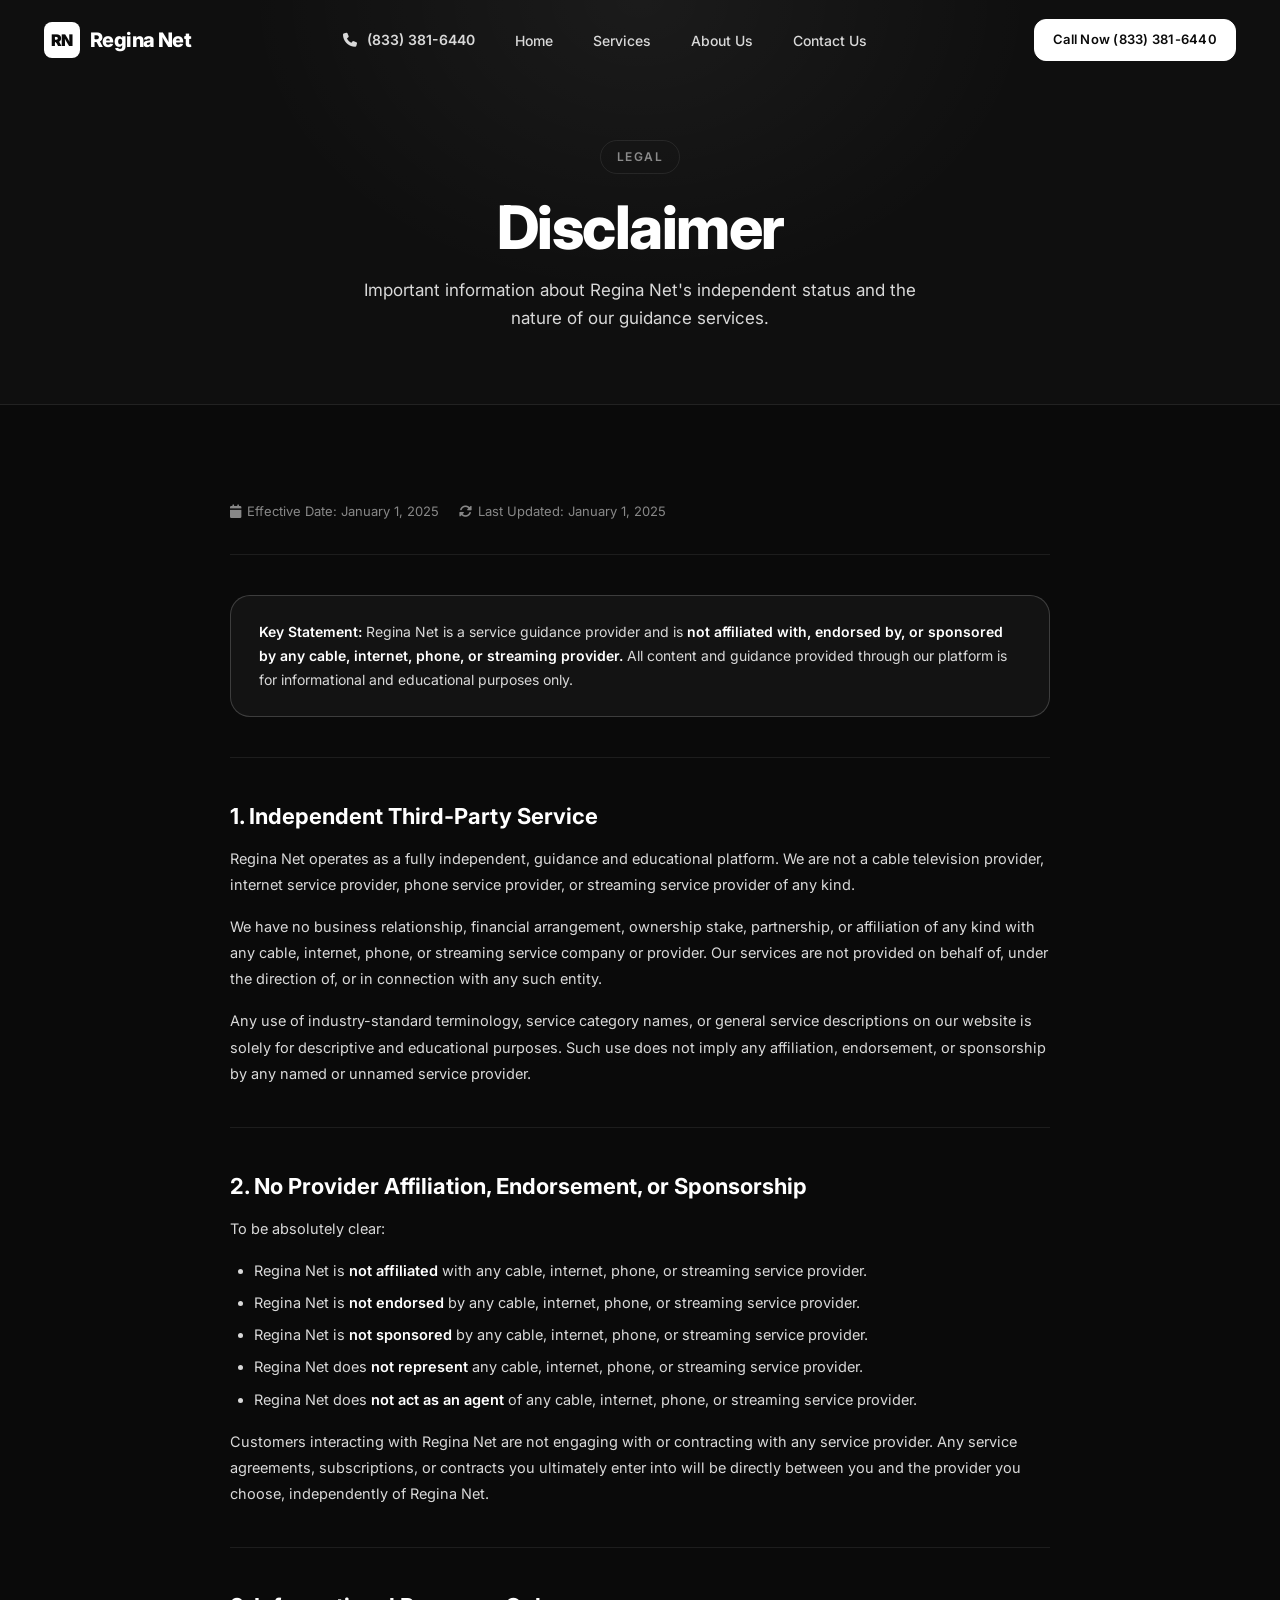
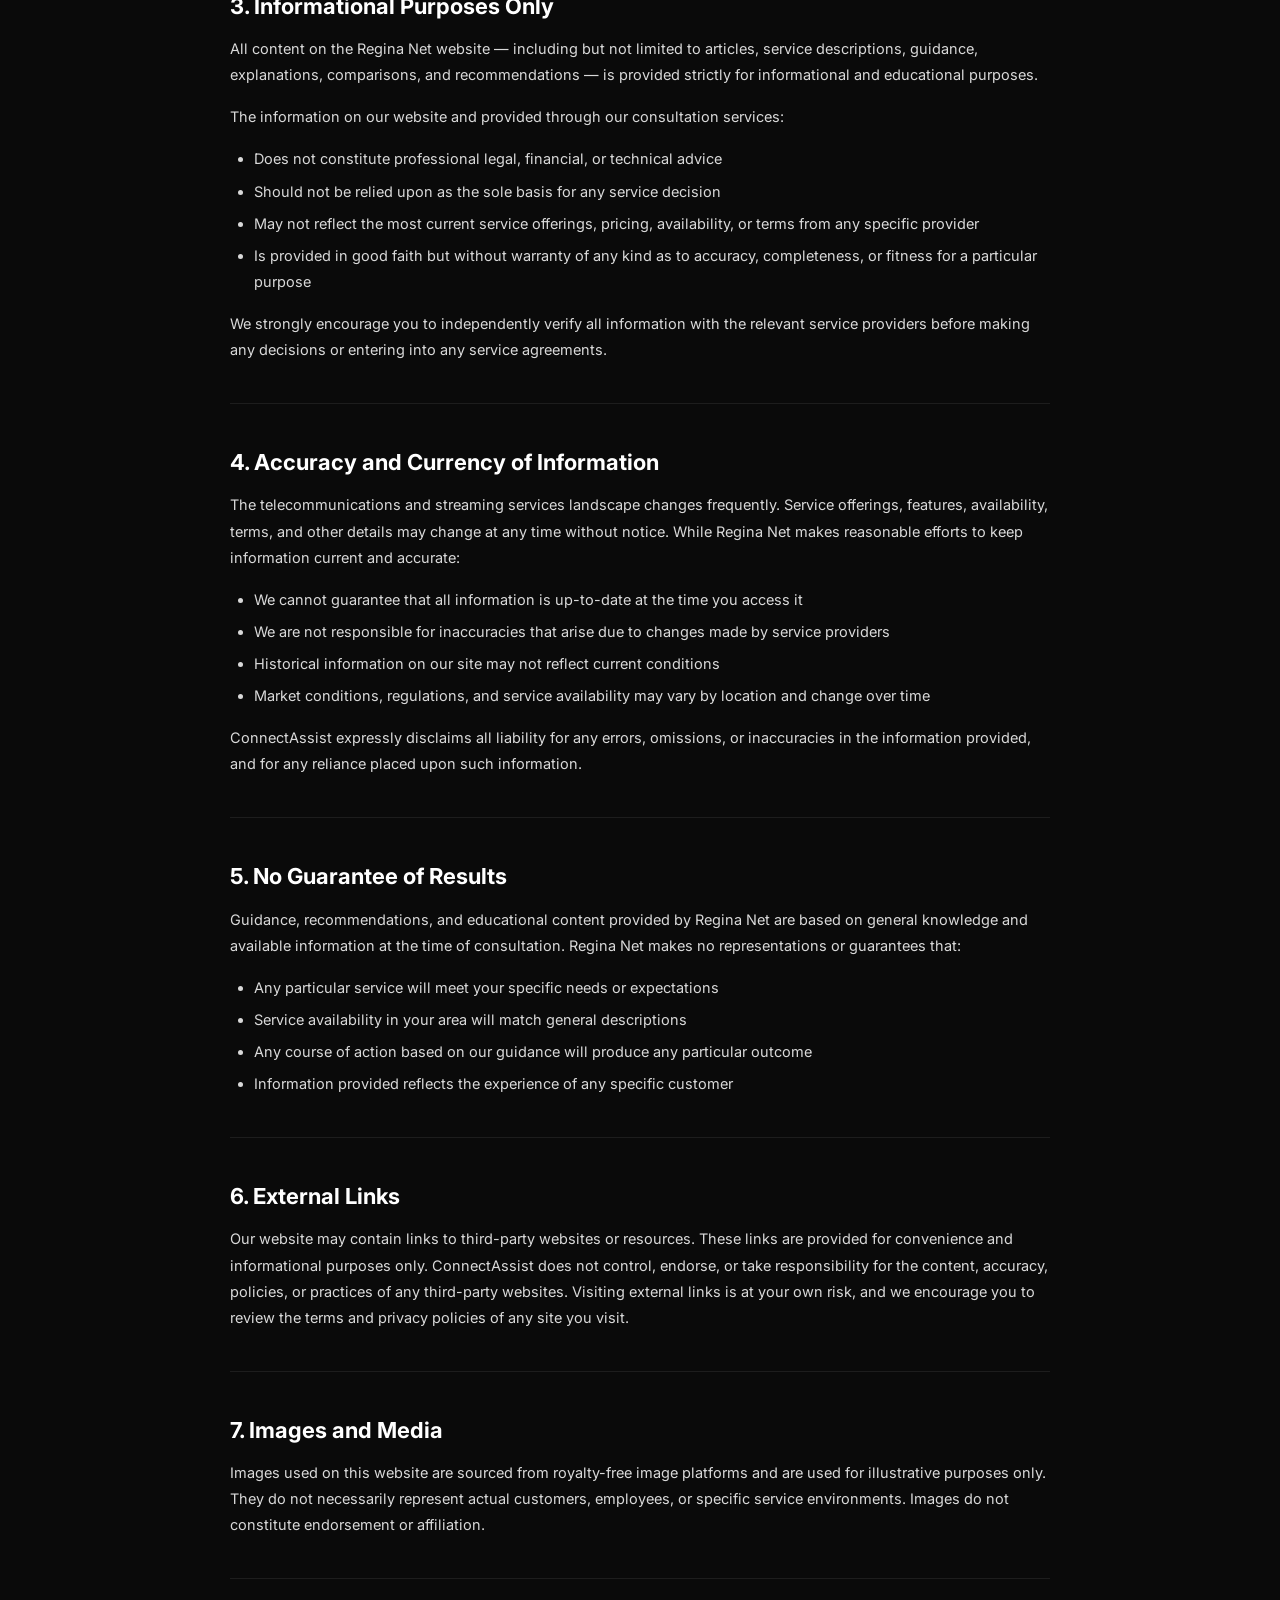
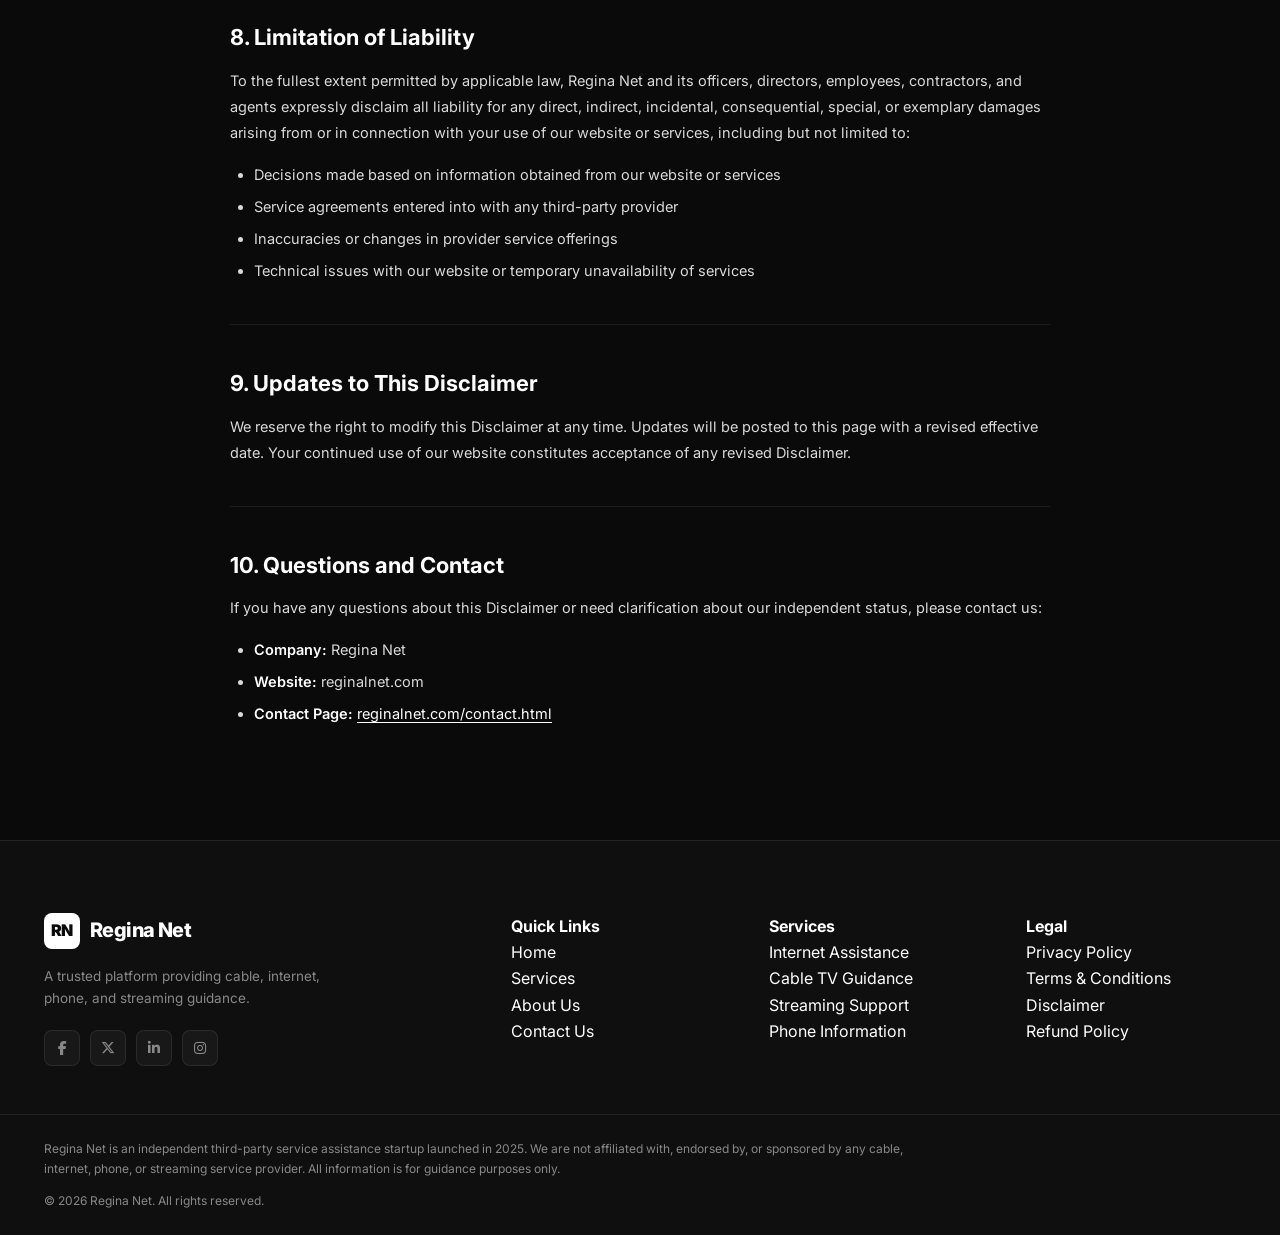
<file: disclaimer.html>
<!DOCTYPE html>
<html lang="en">
<head>
  <meta charset="UTF-8" />
  <meta name="viewport" content="width=device-width, initial-scale=1.0" />
  <meta http-equiv="X-UA-Compatible" content="IE=edge" />

  <title>Disclaimer | Regina Net – Important Legal Information</title>
  <meta name="description" content="Regina Net Disclaimer — understand our independent status, no provider affiliations, informational purposes, accuracy limitations, and important legal disclosures." />
  <meta name="keywords" content="disclaimer, independent status, legal information, Regina Net" />
  <meta name="robots" content="index, follow" />
  <meta name="author" content="Regina Net" />
  <link rel="canonical" href="https://reginalnet.com/disclaimer.html" />

  <meta property="og:type" content="website" />
  <meta property="og:title" content="Disclaimer | Regina Net" />
  <meta property="og:description" content="Important disclaimer about Regina Net's independent status and the informational nature of our services." />
  <meta property="og:url" content="https://reginalnet.com/disclaimer.html" />

  <link rel="icon" type="image/svg+xml" href="data:image/svg+xml,<svg xmlns='http://www.w3.org/2000/svg' viewBox='0 0 32 32'><rect width='32' height='32' rx='6' fill='%23fff'/><text x='50%25' y='54%25' text-anchor='middle' dominant-baseline='middle' font-family='Arial' font-weight='900' font-size='14' fill='%230A0A0A'>RN</text></svg>" />

  <link rel="preconnect" href="https://fonts.googleapis.com" />
  <link rel="preconnect" href="https://fonts.gstatic.com" crossorigin />
  <link href="https://fonts.googleapis.com/css2?family=Inter:wght@300;400;500;600;700;800;900&display=swap" rel="stylesheet" />
  <link rel="stylesheet" href="https://cdnjs.cloudflare.com/ajax/libs/font-awesome/6.4.0/css/all.min.css" />
  <link rel="stylesheet" href="styles.css" />
</head>
<body>

  <!-- ============ NAVBAR ============ -->
  <nav class="navbar" id="navbar" role="navigation" aria-label="Main navigation">
    <div class="nav-inner">
      <a href="index.html" class="nav-logo" aria-label="Regina Net Home">
        <div class="nav-logo-icon" aria-hidden="true">RN</div>
        Regina Net
      </a>
      <div style="display: flex; align-items: center; gap: 24px;">
        <div style="color: var(--text-secondary); font-size: 14px; font-weight: 600;">
          <i class="fas fa-phone" aria-hidden="true" style="margin-right: 6px; color: var(--primary-color);"></i>
          <a href="tel:+18333816440" style="color: inherit; text-decoration: none;">(833) 381-6440</a>
        </div>
        <ul class="nav-links" role="list">
          <li><a href="index.html">Home</a></li>
          <li><a href="services.html">Services</a></li>
          <li><a href="about.html">About Us</a></li>
          <li><a href="contact.html">Contact Us</a></li>
        </ul>
      </div>
      <div class="nav-cta">
        <a href="tel:+18333816440" class="btn btn-primary btn-sm">Call Now (833) 381-6440</a>
      </div>
      <button class="hamburger" id="hamburger" aria-label="Toggle mobile menu" aria-expanded="false" aria-controls="mobileMenu">
        <span></span><span></span><span></span>
      </button>
    </div>
  </nav>

  <div class="mobile-menu" id="mobileMenu" role="navigation" aria-label="Mobile navigation">
    <a href="index.html">Home</a>
    <a href="services.html">Services</a>
    <a href="about.html">About Us</a>
    <a href="contact.html">Contact Us</a>
  </div>

  <main>
    <section class="page-hero" aria-labelledby="disclaimer-title">
      <div class="container">
        <span class="page-hero-label">Legal</span>
        <h1 id="disclaimer-title">Disclaimer</h1>
        <p>Important information about Regina Net's independent status and the nature of our guidance services.</p>
      </div>
    </section>

    <section class="section-pad">
      <div class="container">
        <div class="legal-content">
          <div class="legal-meta">
            <span><i class="fas fa-calendar" aria-hidden="true"></i> Effective Date: January 1, 2025</span>
            <span><i class="fas fa-sync-alt" aria-hidden="true"></i> Last Updated: January 1, 2025</span>
          </div>

          <div class="disclaimer-notice">
            <p><strong>Key Statement:</strong> Regina Net is a service guidance provider and is <strong>not affiliated with, endorsed by, or sponsored by any cable, internet, phone, or streaming provider.</strong> All content and guidance provided through our platform is for informational and educational purposes only.</p>
          </div>

          <h2>1. Independent Third-Party Service</h2>
          <p>Regina Net operates as a fully independent, guidance and educational platform. We are not a cable television provider, internet service provider, phone service provider, or streaming service provider of any kind.</p>
          <p>We have no business relationship, financial arrangement, ownership stake, partnership, or affiliation of any kind with any cable, internet, phone, or streaming service company or provider. Our services are not provided on behalf of, under the direction of, or in connection with any such entity.</p>
          <p>Any use of industry-standard terminology, service category names, or general service descriptions on our website is solely for descriptive and educational purposes. Such use does not imply any affiliation, endorsement, or sponsorship by any named or unnamed service provider.</p>

          <h2>2. No Provider Affiliation, Endorsement, or Sponsorship</h2>
          <p>To be absolutely clear:</p>
          <ul>
            <li>Regina Net is <strong>not affiliated</strong> with any cable, internet, phone, or streaming service provider.</li>
            <li>Regina Net is <strong>not endorsed</strong> by any cable, internet, phone, or streaming service provider.</li>
            <li>Regina Net is <strong>not sponsored</strong> by any cable, internet, phone, or streaming service provider.</li>
            <li>Regina Net does <strong>not represent</strong> any cable, internet, phone, or streaming service provider.</li>
            <li>Regina Net does <strong>not act as an agent</strong> of any cable, internet, phone, or streaming service provider.</li>
          </ul>
          <p>Customers interacting with Regina Net are not engaging with or contracting with any service provider. Any service agreements, subscriptions, or contracts you ultimately enter into will be directly between you and the provider you choose, independently of Regina Net.</p>

          <h2>3. Informational Purposes Only</h2>
          <p>All content on the Regina Net website — including but not limited to articles, service descriptions, guidance, explanations, comparisons, and recommendations — is provided strictly for informational and educational purposes.</p>
          <p>The information on our website and provided through our consultation services:</p>
          <ul>
            <li>Does not constitute professional legal, financial, or technical advice</li>
            <li>Should not be relied upon as the sole basis for any service decision</li>
            <li>May not reflect the most current service offerings, pricing, availability, or terms from any specific provider</li>
            <li>Is provided in good faith but without warranty of any kind as to accuracy, completeness, or fitness for a particular purpose</li>
          </ul>
          <p>We strongly encourage you to independently verify all information with the relevant service providers before making any decisions or entering into any service agreements.</p>

          <h2>4. Accuracy and Currency of Information</h2>
          <p>The telecommunications and streaming services landscape changes frequently. Service offerings, features, availability, terms, and other details may change at any time without notice. While Regina Net makes reasonable efforts to keep information current and accurate:</p>
          <ul>
            <li>We cannot guarantee that all information is up-to-date at the time you access it</li>
            <li>We are not responsible for inaccuracies that arise due to changes made by service providers</li>
            <li>Historical information on our site may not reflect current conditions</li>
            <li>Market conditions, regulations, and service availability may vary by location and change over time</li>
          </ul>
          <p>ConnectAssist expressly disclaims all liability for any errors, omissions, or inaccuracies in the information provided, and for any reliance placed upon such information.</p>

          <h2>5. No Guarantee of Results</h2>
          <p>Guidance, recommendations, and educational content provided by Regina Net are based on general knowledge and available information at the time of consultation. Regina Net makes no representations or guarantees that:</p>
          <ul>
            <li>Any particular service will meet your specific needs or expectations</li>
            <li>Service availability in your area will match general descriptions</li>
            <li>Any course of action based on our guidance will produce any particular outcome</li>
            <li>Information provided reflects the experience of any specific customer</li>
          </ul>

          <h2>6. External Links</h2>
          <p>Our website may contain links to third-party websites or resources. These links are provided for convenience and informational purposes only. ConnectAssist does not control, endorse, or take responsibility for the content, accuracy, policies, or practices of any third-party websites. Visiting external links is at your own risk, and we encourage you to review the terms and privacy policies of any site you visit.</p>

          <h2>7. Images and Media</h2>
          <p>Images used on this website are sourced from royalty-free image platforms and are used for illustrative purposes only. They do not necessarily represent actual customers, employees, or specific service environments. Images do not constitute endorsement or affiliation.</p>

          <h2>8. Limitation of Liability</h2>
          <p>To the fullest extent permitted by applicable law, Regina Net and its officers, directors, employees, contractors, and agents expressly disclaim all liability for any direct, indirect, incidental, consequential, special, or exemplary damages arising from or in connection with your use of our website or services, including but not limited to:</p>
          <ul>
            <li>Decisions made based on information obtained from our website or services</li>
            <li>Service agreements entered into with any third-party provider</li>
            <li>Inaccuracies or changes in provider service offerings</li>
            <li>Technical issues with our website or temporary unavailability of services</li>
          </ul>

          <h2>9. Updates to This Disclaimer</h2>
          <p>We reserve the right to modify this Disclaimer at any time. Updates will be posted to this page with a revised effective date. Your continued use of our website constitutes acceptance of any revised Disclaimer.</p>

          <h2>10. Questions and Contact</h2>
          <p>If you have any questions about this Disclaimer or need clarification about our independent status, please contact us:</p>
          <ul>
            <li><strong>Company:</strong> Regina Net</li>
            <li><strong>Website:</strong> reginalnet.com</li>
            <li><strong>Contact Page:</strong> <a href="contact.html">reginalnet.com/contact.html</a></li>
          </ul>
        </div>
      </div>
    </section>
  </main>

  <footer role="contentinfo">
    <div class="container">
      <div class="footer-grid">
        <div class="footer-brand">
          <a href="index.html" class="nav-logo">
            <div class="nav-logo-icon" aria-hidden="true">RN</div>
            Regina Net
          </a>
          <p>A trusted platform providing cable, internet, phone, and streaming guidance.</p>
          <div class="footer-social" aria-label="Social media links">
            <a href="#" class="social-link" aria-label="Facebook"><i class="fab fa-facebook-f" aria-hidden="true"></i></a>
            <a href="#" class="social-link" aria-label="Twitter/X"><i class="fab fa-x-twitter" aria-hidden="true"></i></a>
            <a href="#" class="social-link" aria-label="LinkedIn"><i class="fab fa-linkedin-in" aria-hidden="true"></i></a>
            <a href="#" class="social-link" aria-label="Instagram"><i class="fab fa-instagram" aria-hidden="true"></i></a>
          </div>
        </div>
        <nav aria-label="Quick links">
          <h4>Quick Links</h4>
          <ul role="list">
            <li><a href="index.html">Home</a></li>
            <li><a href="services.html">Services</a></li>
            <li><a href="about.html">About Us</a></li>
            <li><a href="contact.html">Contact Us</a></li>
          </ul>
        </nav>
        <nav aria-label="Services links">
          <h4>Services</h4>
          <ul role="list">
            <li><a href="services.html#internet">Internet Assistance</a></li>
            <li><a href="services.html#cable">Cable TV Guidance</a></li>
            <li><a href="services.html#streaming">Streaming Support</a></li>
            <li><a href="services.html#phone">Phone Information</a></li>
          </ul>
        </nav>
        <nav aria-label="Legal links">
          <h4>Legal</h4>
          <ul role="list">
            <li><a href="privacy-policy.html">Privacy Policy</a></li>
            <li><a href="terms-and-conditions.html">Terms &amp; Conditions</a></li>
            <li><a href="disclaimer.html">Disclaimer</a></li>
            <li><a href="refund-policy.html">Refund Policy</a></li>
          </ul>
        </nav>
      </div>
    </div>
    <div class="footer-bottom">
      <div class="container">
        <div class="footer-bottom-inner">
          <p class="footer-disclaimer">Regina Net is an independent third-party service assistance startup launched in 2025. We are not affiliated with, endorsed by, or sponsored by any cable, internet, phone, or streaming service provider. All information is for guidance purposes only.</p>
          <p class="footer-copyright">&copy; <span id="year">2025</span> Regina Net. All rights reserved.</p>
        </div>
      </div>
    </div>
  </footer>

  <button class="back-to-top" id="backToTop" aria-label="Back to top">
    <i class="fas fa-chevron-up" aria-hidden="true"></i>
  </button>

  <script src="script.js"></script>
  <script>document.getElementById('year').textContent = new Date().getFullYear();</script>
</body>
</html>
</file>
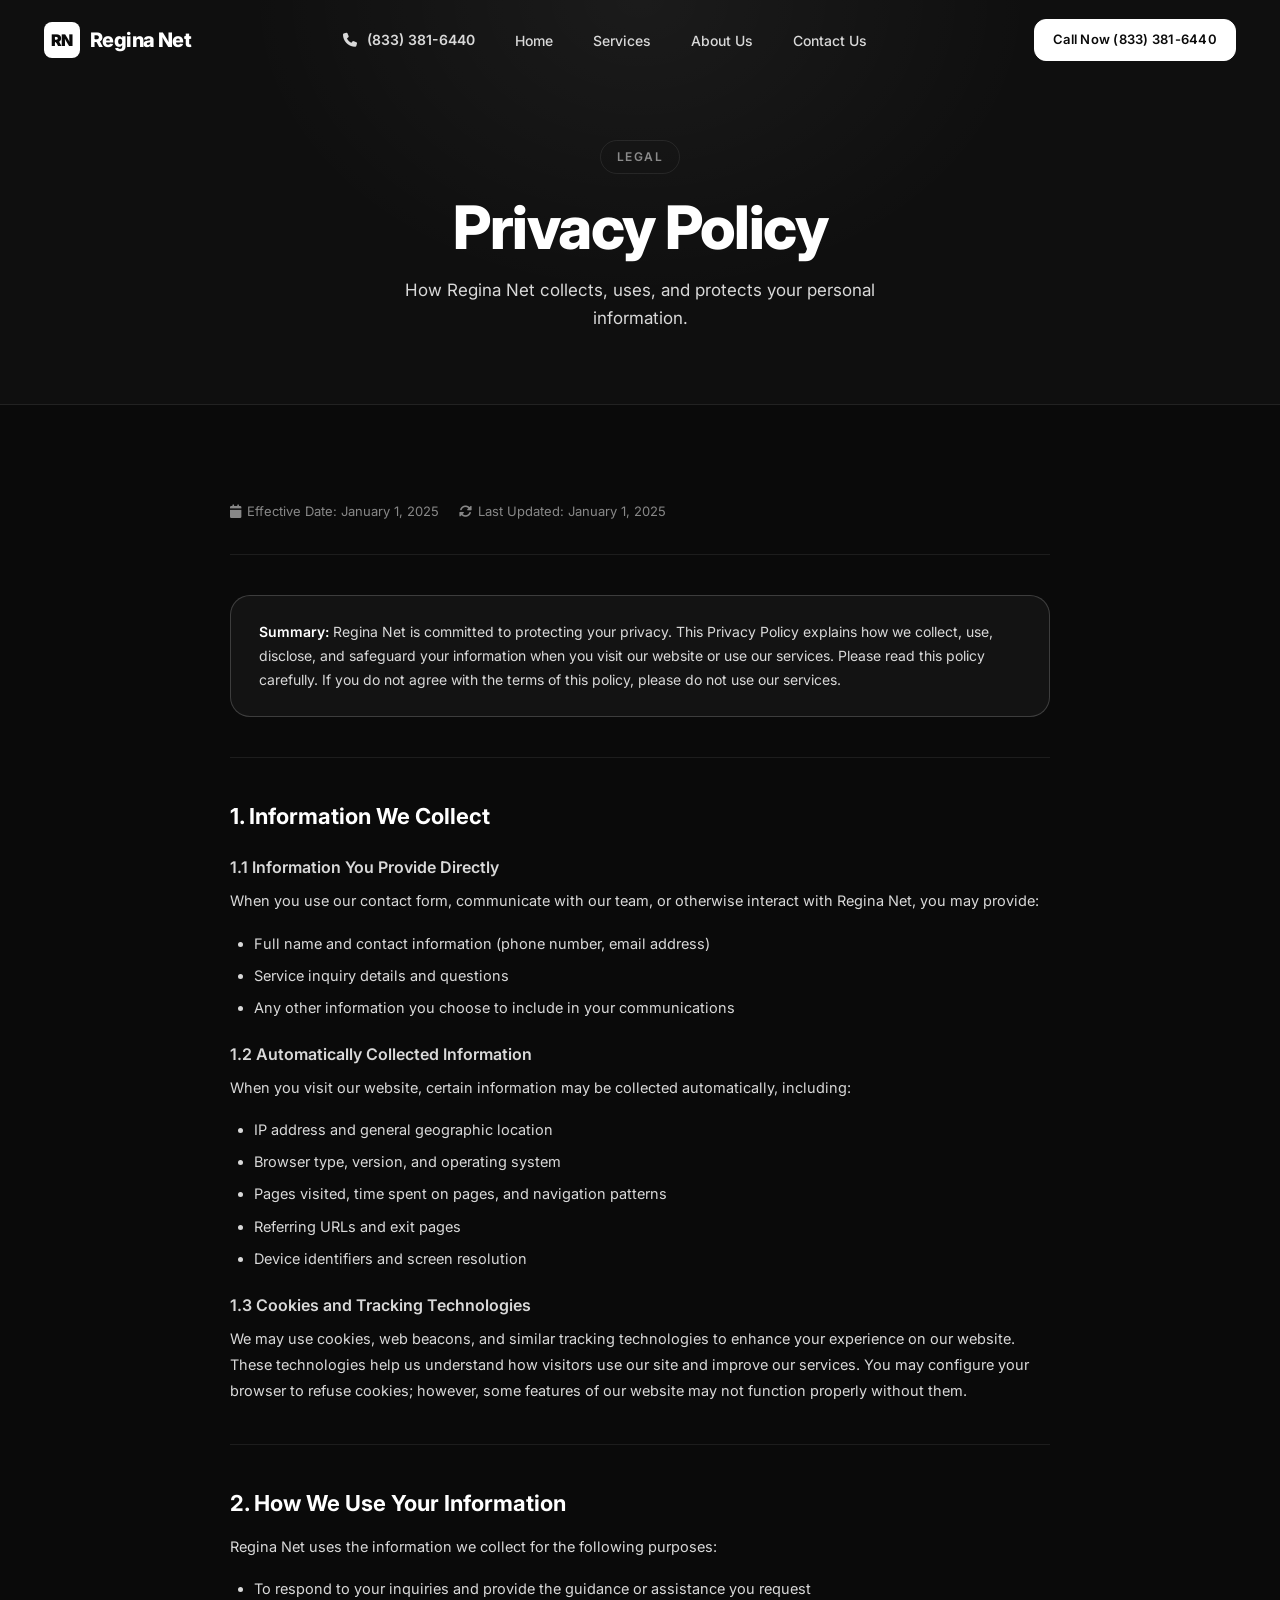
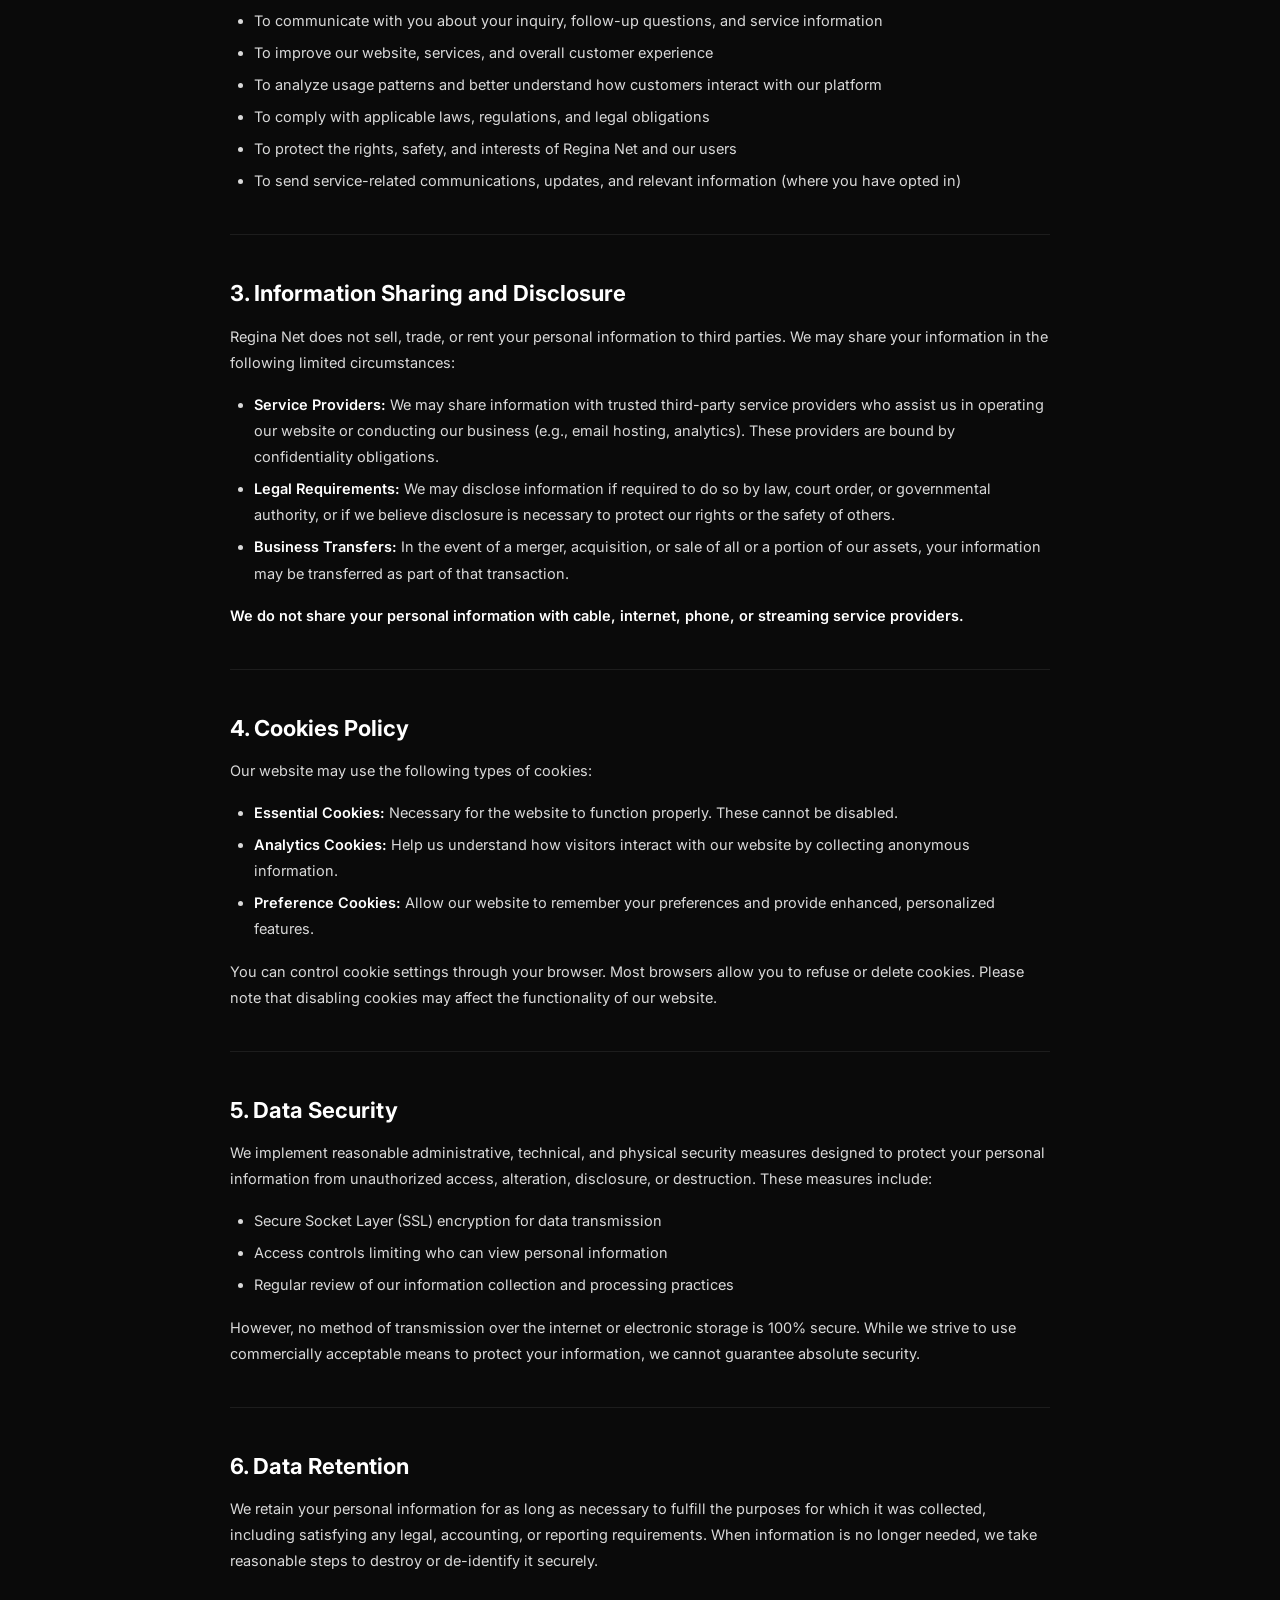
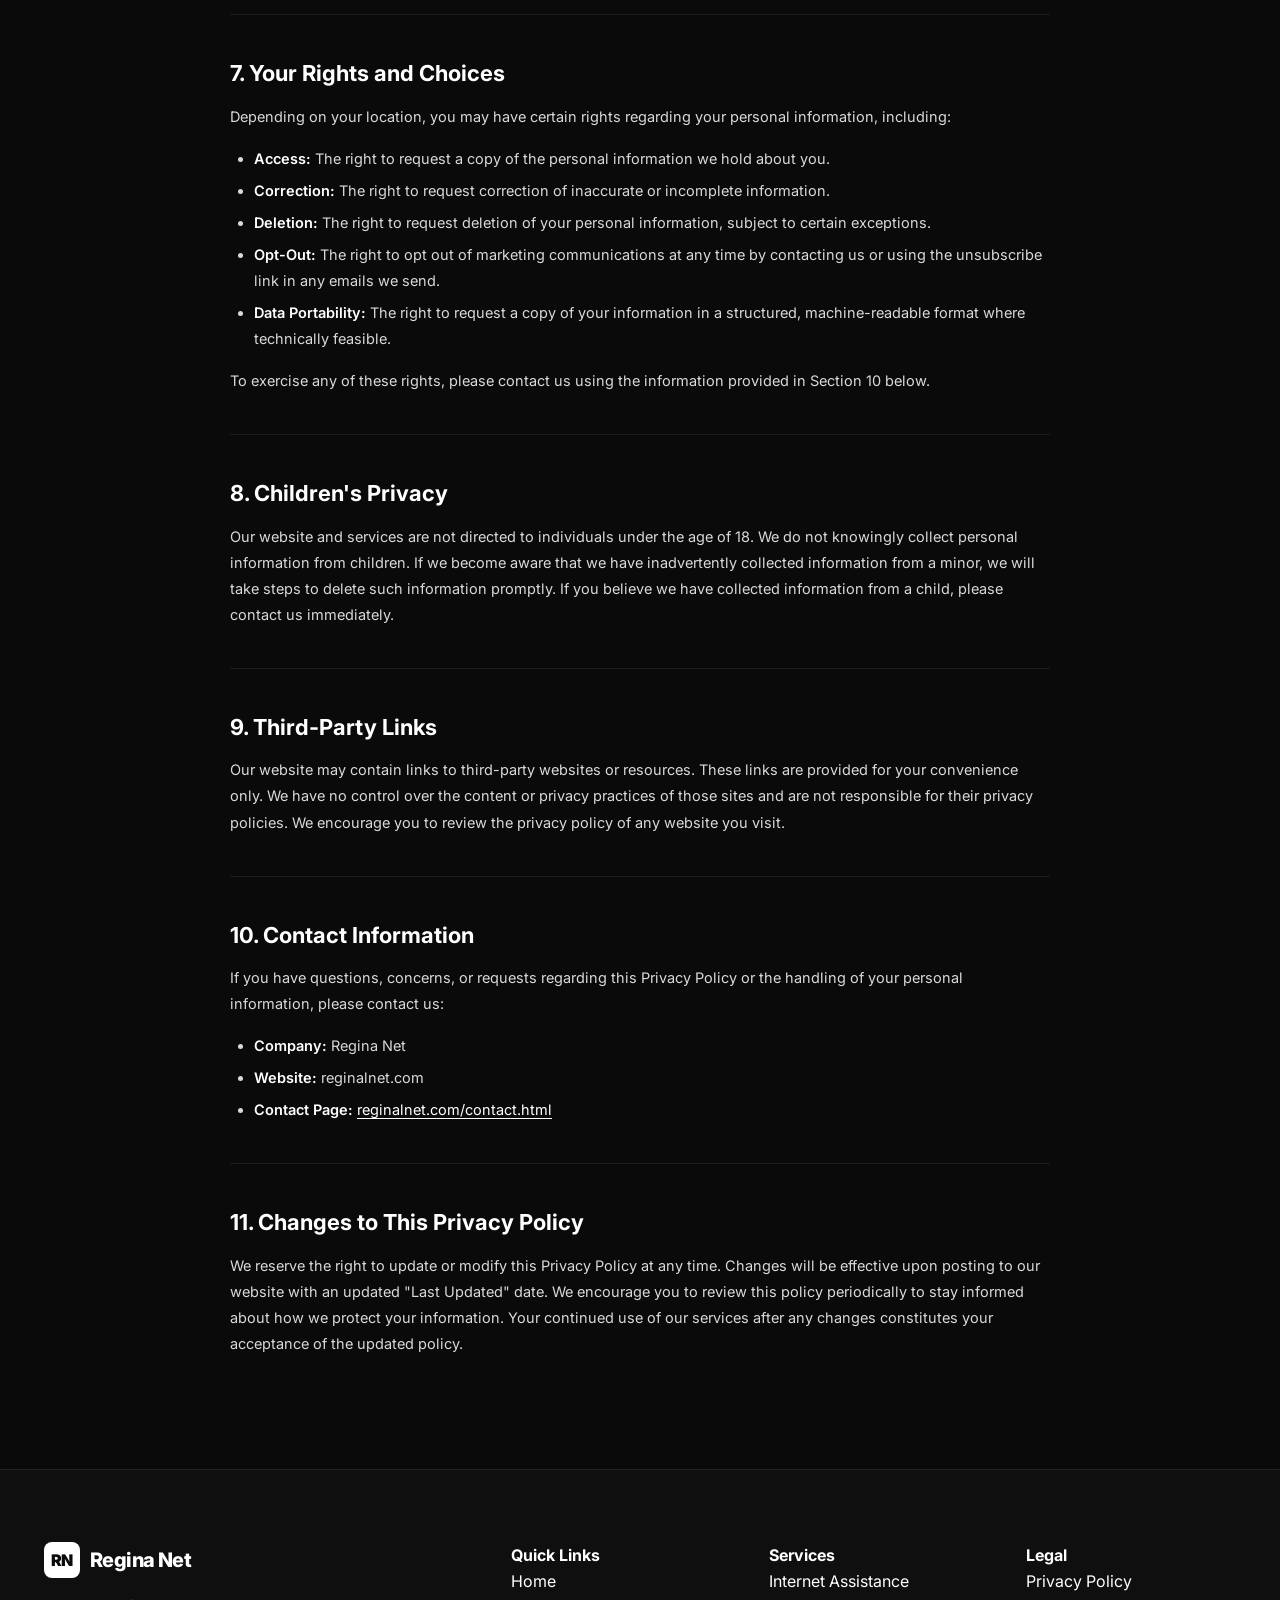
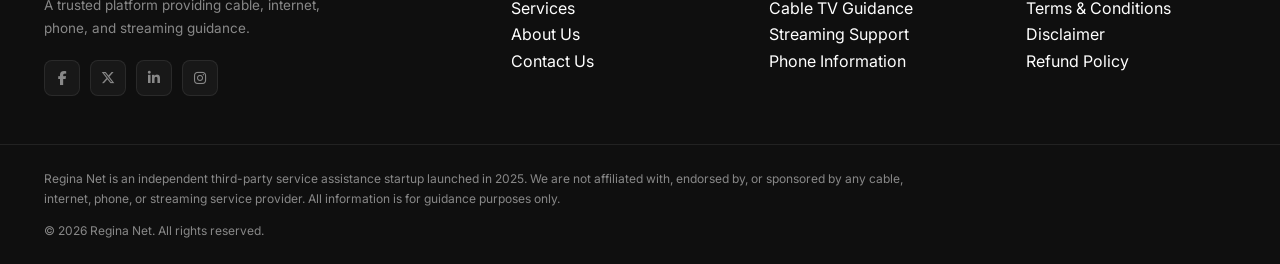
<file: privacy-policy.html>
<!DOCTYPE html>
<html lang="en">
<head>
  <meta charset="UTF-8" />
  <meta name="viewport" content="width=device-width, initial-scale=1.0" />
  <meta http-equiv="X-UA-Compatible" content="IE=edge" />

  <title>Privacy Policy | Regina Net – How We Protect Your Data</title>
  <meta name="description" content="Regina Net Privacy Policy — learn how we collect, use, share and protect your personal information. GDPR compliant data handling." />
  <meta name="keywords" content="privacy policy, data protection, personal information, Regina Net" />
  <meta name="robots" content="index, follow" />
  <meta name="author" content="Regina Net" />
  <link rel="canonical" href="https://reginalnet.com/privacy-policy.html" />

  <meta property="og:type" content="website" />
  <meta property="og:title" content="Privacy Policy | Regina Net" />
  <meta property="og:description" content="Learn how Regina Net handles your personal data and privacy." />
  <meta property="og:url" content="https://reginalnet.com/privacy-policy.html" />

  <link rel="icon" type="image/svg+xml" href="data:image/svg+xml,<svg xmlns='http://www.w3.org/2000/svg' viewBox='0 0 32 32'><rect width='32' height='32' rx='6' fill='%23fff'/><text x='50%25' y='54%25' text-anchor='middle' dominant-baseline='middle' font-family='Arial' font-weight='900' font-size='14' fill='%230A0A0A'>RN</text></svg>" />

  <link rel="preconnect" href="https://fonts.googleapis.com" />
  <link rel="preconnect" href="https://fonts.gstatic.com" crossorigin />
  <link href="https://fonts.googleapis.com/css2?family=Inter:wght@300;400;500;600;700;800;900&display=swap" rel="stylesheet" />
  <link rel="stylesheet" href="https://cdnjs.cloudflare.com/ajax/libs/font-awesome/6.4.0/css/all.min.css" />
  <link rel="stylesheet" href="styles.css" />
</head>
<body>

  <!-- ============ NAVBAR ============ -->
  <nav class="navbar" id="navbar" role="navigation" aria-label="Main navigation">
    <div class="nav-inner">
      <a href="index.html" class="nav-logo" aria-label="Regina Net Home">
        <div class="nav-logo-icon" aria-hidden="true">RN</div>
        Regina Net
      </a>
      <div style="display: flex; align-items: center; gap: 24px;">
        <div style="color: var(--text-secondary); font-size: 14px; font-weight: 600;">
          <i class="fas fa-phone" aria-hidden="true" style="margin-right: 6px; color: var(--primary-color);"></i>
          <a href="tel:+18333816440" style="color: inherit; text-decoration: none;">(833) 381-6440</a>
        </div>
        <ul class="nav-links" role="list">
          <li><a href="index.html">Home</a></li>
          <li><a href="services.html">Services</a></li>
          <li><a href="about.html">About Us</a></li>
          <li><a href="contact.html">Contact Us</a></li>
        </ul>
      </div>
      <div class="nav-cta">
        <a href="tel:+18333816440" class="btn btn-primary btn-sm">Call Now (833) 381-6440</a>
      </div>
      <button class="hamburger" id="hamburger" aria-label="Toggle mobile menu" aria-expanded="false" aria-controls="mobileMenu">
        <span></span><span></span><span></span>
      </button>
    </div>
  </nav>

  <div class="mobile-menu" id="mobileMenu" role="navigation" aria-label="Mobile navigation">
    <a href="index.html">Home</a>
    <a href="services.html">Services</a>
    <a href="about.html">About Us</a>
    <a href="contact.html">Contact Us</a>
  </div>

  <main>
    <section class="page-hero" aria-labelledby="pp-title">
      <div class="container">
        <span class="page-hero-label">Legal</span>
        <h1 id="pp-title">Privacy Policy</h1>
        <p>How Regina Net collects, uses, and protects your personal information.</p>
      </div>
    </section>

    <section class="section-pad">
      <div class="container">
        <div class="legal-content">
          <div class="legal-meta">
            <span><i class="fas fa-calendar" aria-hidden="true"></i> Effective Date: January 1, 2025</span>
            <span><i class="fas fa-sync-alt" aria-hidden="true"></i> Last Updated: January 1, 2025</span>
          </div>

          <div class="disclaimer-notice">
            <p><strong>Summary:</strong> Regina Net is committed to protecting your privacy. This Privacy Policy explains how we collect, use, disclose, and safeguard your information when you visit our website or use our services. Please read this policy carefully. If you do not agree with the terms of this policy, please do not use our services.</p>
          </div>

          <h2>1. Information We Collect</h2>
          <h3>1.1 Information You Provide Directly</h3>
          <p>When you use our contact form, communicate with our team, or otherwise interact with Regina Net, you may provide:</p>
          <ul>
            <li>Full name and contact information (phone number, email address)</li>
            <li>Service inquiry details and questions</li>
            <li>Any other information you choose to include in your communications</li>
          </ul>

          <h3>1.2 Automatically Collected Information</h3>
          <p>When you visit our website, certain information may be collected automatically, including:</p>
          <ul>
            <li>IP address and general geographic location</li>
            <li>Browser type, version, and operating system</li>
            <li>Pages visited, time spent on pages, and navigation patterns</li>
            <li>Referring URLs and exit pages</li>
            <li>Device identifiers and screen resolution</li>
          </ul>

          <h3>1.3 Cookies and Tracking Technologies</h3>
          <p>We may use cookies, web beacons, and similar tracking technologies to enhance your experience on our website. These technologies help us understand how visitors use our site and improve our services. You may configure your browser to refuse cookies; however, some features of our website may not function properly without them.</p>

          <h2>2. How We Use Your Information</h2>
          <p>Regina Net uses the information we collect for the following purposes:</p>
          <ul>
            <li>To respond to your inquiries and provide the guidance or assistance you request</li>
            <li>To communicate with you about your inquiry, follow-up questions, and service information</li>
            <li>To improve our website, services, and overall customer experience</li>
            <li>To analyze usage patterns and better understand how customers interact with our platform</li>
            <li>To comply with applicable laws, regulations, and legal obligations</li>
            <li>To protect the rights, safety, and interests of Regina Net and our users</li>
            <li>To send service-related communications, updates, and relevant information (where you have opted in)</li>
          </ul>

          <h2>3. Information Sharing and Disclosure</h2>
          <p>Regina Net does not sell, trade, or rent your personal information to third parties. We may share your information in the following limited circumstances:</p>
          <ul>
            <li><strong>Service Providers:</strong> We may share information with trusted third-party service providers who assist us in operating our website or conducting our business (e.g., email hosting, analytics). These providers are bound by confidentiality obligations.</li>
            <li><strong>Legal Requirements:</strong> We may disclose information if required to do so by law, court order, or governmental authority, or if we believe disclosure is necessary to protect our rights or the safety of others.</li>
            <li><strong>Business Transfers:</strong> In the event of a merger, acquisition, or sale of all or a portion of our assets, your information may be transferred as part of that transaction.</li>
          </ul>
          <p><strong>We do not share your personal information with cable, internet, phone, or streaming service providers.</strong></p>

          <h2>4. Cookies Policy</h2>
          <p>Our website may use the following types of cookies:</p>
          <ul>
            <li><strong>Essential Cookies:</strong> Necessary for the website to function properly. These cannot be disabled.</li>
            <li><strong>Analytics Cookies:</strong> Help us understand how visitors interact with our website by collecting anonymous information.</li>
            <li><strong>Preference Cookies:</strong> Allow our website to remember your preferences and provide enhanced, personalized features.</li>
          </ul>
          <p>You can control cookie settings through your browser. Most browsers allow you to refuse or delete cookies. Please note that disabling cookies may affect the functionality of our website.</p>

          <h2>5. Data Security</h2>
          <p>We implement reasonable administrative, technical, and physical security measures designed to protect your personal information from unauthorized access, alteration, disclosure, or destruction. These measures include:</p>
          <ul>
            <li>Secure Socket Layer (SSL) encryption for data transmission</li>
            <li>Access controls limiting who can view personal information</li>
            <li>Regular review of our information collection and processing practices</li>
          </ul>
          <p>However, no method of transmission over the internet or electronic storage is 100% secure. While we strive to use commercially acceptable means to protect your information, we cannot guarantee absolute security.</p>

          <h2>6. Data Retention</h2>
          <p>We retain your personal information for as long as necessary to fulfill the purposes for which it was collected, including satisfying any legal, accounting, or reporting requirements. When information is no longer needed, we take reasonable steps to destroy or de-identify it securely.</p>

          <h2>7. Your Rights and Choices</h2>
          <p>Depending on your location, you may have certain rights regarding your personal information, including:</p>
          <ul>
            <li><strong>Access:</strong> The right to request a copy of the personal information we hold about you.</li>
            <li><strong>Correction:</strong> The right to request correction of inaccurate or incomplete information.</li>
            <li><strong>Deletion:</strong> The right to request deletion of your personal information, subject to certain exceptions.</li>
            <li><strong>Opt-Out:</strong> The right to opt out of marketing communications at any time by contacting us or using the unsubscribe link in any emails we send.</li>
            <li><strong>Data Portability:</strong> The right to request a copy of your information in a structured, machine-readable format where technically feasible.</li>
          </ul>
          <p>To exercise any of these rights, please contact us using the information provided in Section 10 below.</p>

          <h2>8. Children's Privacy</h2>
          <p>Our website and services are not directed to individuals under the age of 18. We do not knowingly collect personal information from children. If we become aware that we have inadvertently collected information from a minor, we will take steps to delete such information promptly. If you believe we have collected information from a child, please contact us immediately.</p>

          <h2>9. Third-Party Links</h2>
          <p>Our website may contain links to third-party websites or resources. These links are provided for your convenience only. We have no control over the content or privacy practices of those sites and are not responsible for their privacy policies. We encourage you to review the privacy policy of any website you visit.</p>

          <h2>10. Contact Information</h2>
          <p>If you have questions, concerns, or requests regarding this Privacy Policy or the handling of your personal information, please contact us:</p>
          <ul>
            <li><strong>Company:</strong> Regina Net</li>
            <li><strong>Website:</strong> reginalnet.com</li>
            <li><strong>Contact Page:</strong> <a href="contact.html">reginalnet.com/contact.html</a></li>
          </ul>

          <h2>11. Changes to This Privacy Policy</h2>
          <p>We reserve the right to update or modify this Privacy Policy at any time. Changes will be effective upon posting to our website with an updated "Last Updated" date. We encourage you to review this policy periodically to stay informed about how we protect your information. Your continued use of our services after any changes constitutes your acceptance of the updated policy.</p>
        </div>
      </div>
    </section>
  </main>

  <!-- ============ FOOTER ============ -->
  <footer role="contentinfo">
    <div class="container">
      <div class="footer-grid">
        <div class="footer-brand">
          <a href="index.html" class="nav-logo" aria-label="Regina Net Home">
            <div class="nav-logo-icon" aria-hidden="true">RN</div>
            Regina Net
          </a>
          <p>A trusted platform providing cable, internet, phone, and streaming guidance.</p>
          <div class="footer-social" aria-label="Social media links">
            <a href="#" class="social-link" aria-label="Facebook"><i class="fab fa-facebook-f" aria-hidden="true"></i></a>
            <a href="#" class="social-link" aria-label="Twitter/X"><i class="fab fa-x-twitter" aria-hidden="true"></i></a>
            <a href="#" class="social-link" aria-label="LinkedIn"><i class="fab fa-linkedin-in" aria-hidden="true"></i></a>
            <a href="#" class="social-link" aria-label="Instagram"><i class="fab fa-instagram" aria-hidden="true"></i></a>
          </div>
        </div>
        <nav aria-label="Quick links">
          <h4>Quick Links</h4>
          <ul role="list">
            <li><a href="index.html">Home</a></li>
            <li><a href="services.html">Services</a></li>
            <li><a href="about.html">About Us</a></li>
            <li><a href="contact.html">Contact Us</a></li>
          </ul>
        </nav>
        <nav aria-label="Services links">
          <h4>Services</h4>
          <ul role="list">
            <li><a href="services.html#internet">Internet Assistance</a></li>
            <li><a href="services.html#cable">Cable TV Guidance</a></li>
            <li><a href="services.html#streaming">Streaming Support</a></li>
            <li><a href="services.html#phone">Phone Information</a></li>
          </ul>
        </nav>
        <nav aria-label="Legal links">
          <h4>Legal</h4>
          <ul role="list">
            <li><a href="privacy-policy.html">Privacy Policy</a></li>
            <li><a href="terms-and-conditions.html">Terms &amp; Conditions</a></li>
            <li><a href="disclaimer.html">Disclaimer</a></li>
            <li><a href="refund-policy.html">Refund Policy</a></li>
          </ul>
        </nav>
      </div>
    </div>
    <div class="footer-bottom">
      <div class="container">
        <div class="footer-bottom-inner">
          <p class="footer-disclaimer">Regina Net is an independent third-party service assistance startup launched in 2025. We are not affiliated with, endorsed by, or sponsored by any cable, internet, phone, or streaming service provider. All information is for guidance purposes only.</p>
          <p class="footer-copyright">&copy; <span id="year">2025</span> Regina Net. All rights reserved.</p>
        </div>
      </div>
    </div>
  </footer>

  <button class="back-to-top" id="backToTop" aria-label="Back to top">
    <i class="fas fa-chevron-up" aria-hidden="true"></i>
  </button>

  <script src="script.js"></script>
  <script>document.getElementById('year').textContent = new Date().getFullYear();</script>
</body>
</html>
</file>
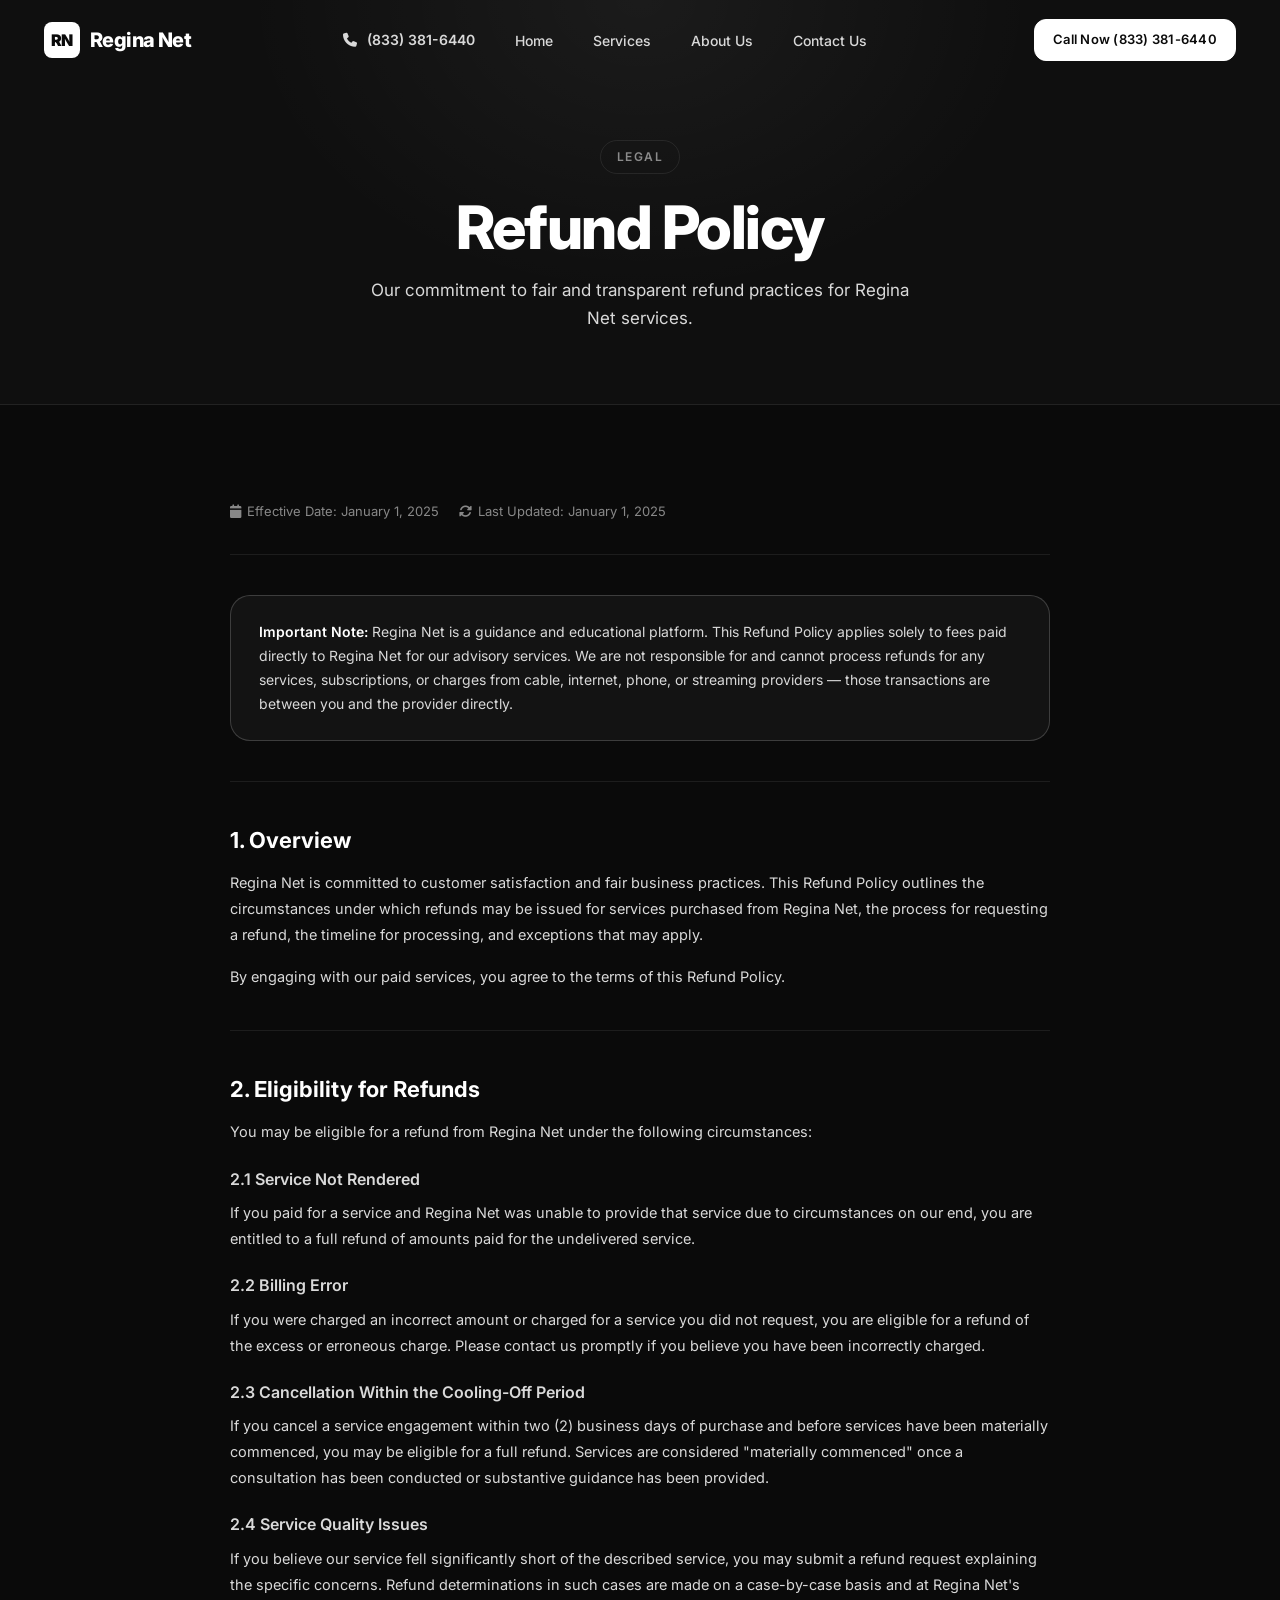
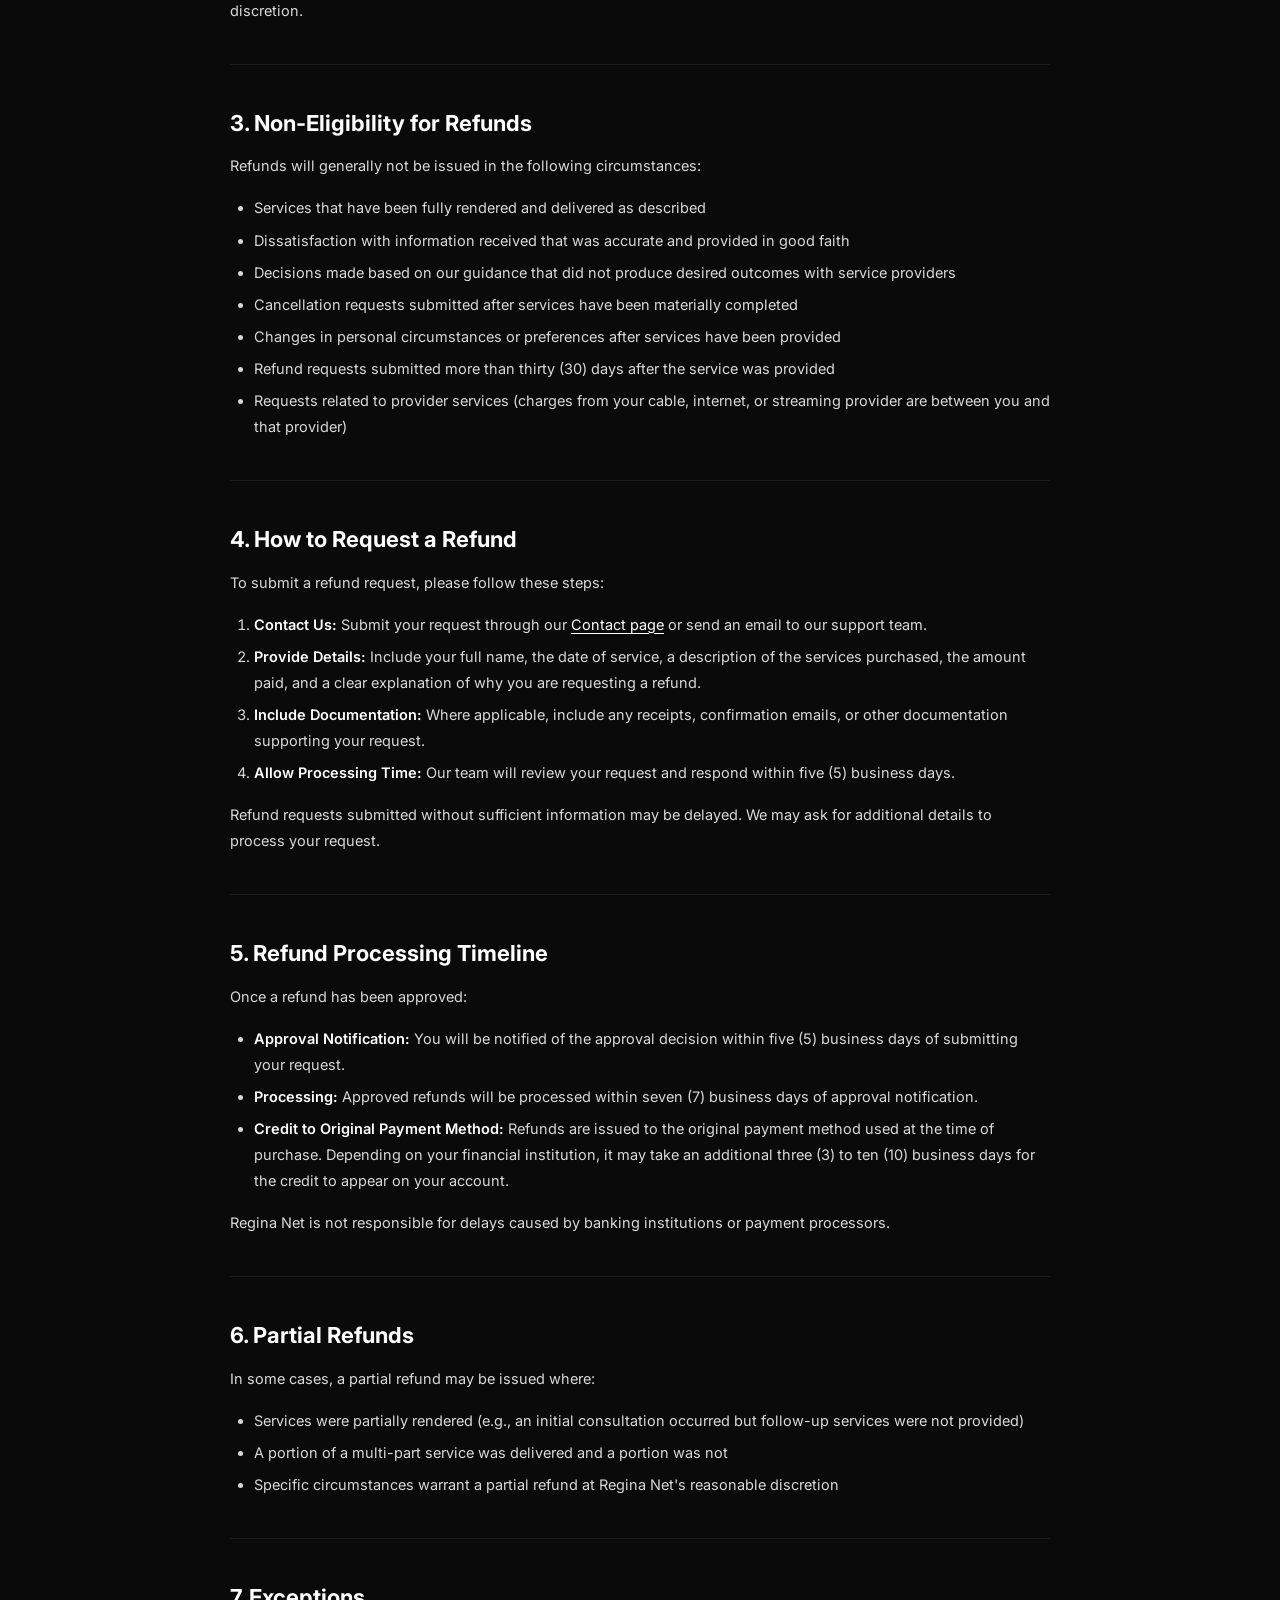
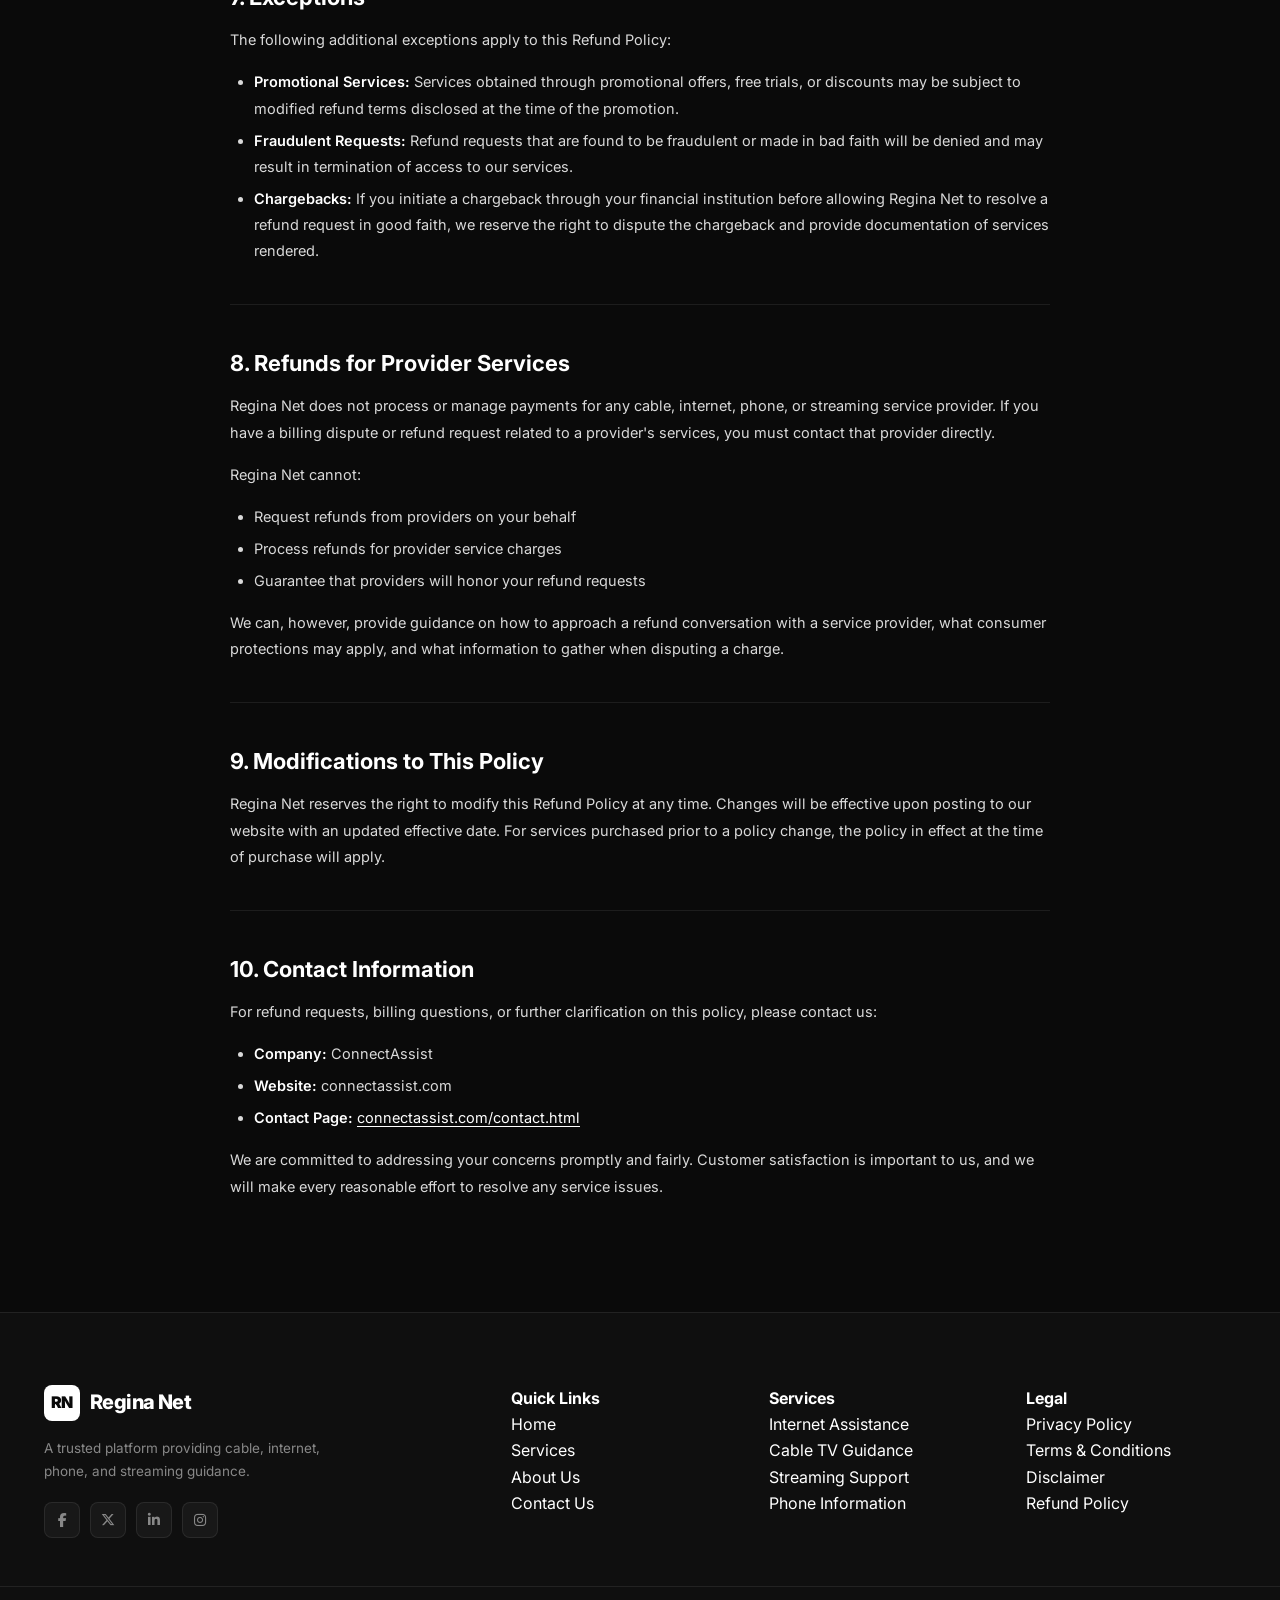
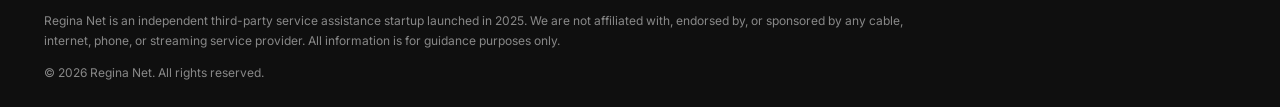
<file: refund-policy.html>
<!DOCTYPE html>
<html lang="en">
<head>
  <meta charset="UTF-8" />
  <meta name="viewport" content="width=device-width, initial-scale=1.0" />
  <meta http-equiv="X-UA-Compatible" content="IE=edge" />

  <title>Refund Policy | Regina Net – Fair & Transparent Returns</title>
  <meta name="description" content="Regina Net Refund Policy — clear eligibility criteria, easy request process, fast processing timeline, and our commitment to fair customer treatment." />
  <meta name="keywords" content="refund policy, returns, customer satisfaction, fair pricing, Regina Net" />
  <meta name="robots" content="index, follow" />
  <meta name="author" content="Regina Net" />
  <link rel="canonical" href="https://reginalnet.com/refund-policy.html" />

  <meta property="og:type" content="website" />
  <meta property="og:title" content="Refund Policy | Regina Net" />
  <meta property="og:description" content="Learn about Regina Net's refund policy, eligibility criteria, and how to submit a refund request." />
  <meta property="og:url" content="https://reginalnet.com/refund-policy.html" />

  <link rel="icon" type="image/svg+xml" href="data:image/svg+xml,<svg xmlns='http://www.w3.org/2000/svg' viewBox='0 0 32 32'><rect width='32' height='32' rx='6' fill='%23fff'/><text x='50%25' y='54%25' text-anchor='middle' dominant-baseline='middle' font-family='Arial' font-weight='900' font-size='14' fill='%230A0A0A'>RN</text></svg>" />

  <link rel="preconnect" href="https://fonts.googleapis.com" />
  <link rel="preconnect" href="https://fonts.gstatic.com" crossorigin />
  <link href="https://fonts.googleapis.com/css2?family=Inter:wght@300;400;500;600;700;800;900&display=swap" rel="stylesheet" />
  <link rel="stylesheet" href="https://cdnjs.cloudflare.com/ajax/libs/font-awesome/6.4.0/css/all.min.css" />
  <link rel="stylesheet" href="styles.css" />
</head>
<body>

  <!-- ============ NAVBAR ============ -->
  <nav class="navbar" id="navbar" role="navigation" aria-label="Main navigation">
    <div class="nav-inner">
      <a href="index.html" class="nav-logo" aria-label="Regina Net Home">
        <div class="nav-logo-icon" aria-hidden="true">RN</div>
        Regina Net
      </a>
      <div style="display: flex; align-items: center; gap: 24px;">
        <div style="color: var(--text-secondary); font-size: 14px; font-weight: 600;">
          <i class="fas fa-phone" aria-hidden="true" style="margin-right: 6px; color: var(--primary-color);"></i>
          <a href="tel:+18333816440" style="color: inherit; text-decoration: none;">(833) 381-6440</a>
        </div>
        <ul class="nav-links" role="list">
          <li><a href="index.html">Home</a></li>
          <li><a href="services.html">Services</a></li>
          <li><a href="about.html">About Us</a></li>
          <li><a href="contact.html">Contact Us</a></li>
        </ul>
      </div>
      <div class="nav-cta">
        <a href="tel:+18333816440" class="btn btn-primary btn-sm">Call Now (833) 381-6440</a>
      </div>
      <button class="hamburger" id="hamburger" aria-label="Toggle mobile menu" aria-expanded="false" aria-controls="mobileMenu">
        <span></span><span></span><span></span>
      </button>
    </div>
  </nav>

  <div class="mobile-menu" id="mobileMenu" role="navigation" aria-label="Mobile navigation">
    <a href="index.html">Home</a>
    <a href="services.html">Services</a>
    <a href="about.html">About Us</a>
    <a href="contact.html">Contact Us</a>
  </div>

  <main>
    <section class="page-hero" aria-labelledby="refund-title">
      <div class="container">
        <span class="page-hero-label">Legal</span>
        <h1 id="refund-title">Refund Policy</h1>
        <p>Our commitment to fair and transparent refund practices for Regina Net services.</p>
      </div>
    </section>

    <section class="section-pad">
      <div class="container">
        <div class="legal-content">
          <div class="legal-meta">
            <span><i class="fas fa-calendar" aria-hidden="true"></i> Effective Date: January 1, 2025</span>
            <span><i class="fas fa-sync-alt" aria-hidden="true"></i> Last Updated: January 1, 2025</span>
          </div>

          <div class="disclaimer-notice">
            <p><strong>Important Note:</strong> Regina Net is a guidance and educational platform. This Refund Policy applies solely to fees paid directly to Regina Net for our advisory services. We are not responsible for and cannot process refunds for any services, subscriptions, or charges from cable, internet, phone, or streaming providers — those transactions are between you and the provider directly.</p>
          </div>

          <h2>1. Overview</h2>
          <p>Regina Net is committed to customer satisfaction and fair business practices. This Refund Policy outlines the circumstances under which refunds may be issued for services purchased from Regina Net, the process for requesting a refund, the timeline for processing, and exceptions that may apply.</p>
          <p>By engaging with our paid services, you agree to the terms of this Refund Policy.</p>

          <h2>2. Eligibility for Refunds</h2>
          <p>You may be eligible for a refund from Regina Net under the following circumstances:</p>

          <h3>2.1 Service Not Rendered</h3>
          <p>If you paid for a service and Regina Net was unable to provide that service due to circumstances on our end, you are entitled to a full refund of amounts paid for the undelivered service.</p>

          <h3>2.2 Billing Error</h3>
          <p>If you were charged an incorrect amount or charged for a service you did not request, you are eligible for a refund of the excess or erroneous charge. Please contact us promptly if you believe you have been incorrectly charged.</p>

          <h3>2.3 Cancellation Within the Cooling-Off Period</h3>
          <p>If you cancel a service engagement within two (2) business days of purchase and before services have been materially commenced, you may be eligible for a full refund. Services are considered "materially commenced" once a consultation has been conducted or substantive guidance has been provided.</p>

          <h3>2.4 Service Quality Issues</h3>
          <p>If you believe our service fell significantly short of the described service, you may submit a refund request explaining the specific concerns. Refund determinations in such cases are made on a case-by-case basis and at Regina Net's discretion.</p>

          <h2>3. Non-Eligibility for Refunds</h2>
          <p>Refunds will generally not be issued in the following circumstances:</p>
          <ul>
            <li>Services that have been fully rendered and delivered as described</li>
            <li>Dissatisfaction with information received that was accurate and provided in good faith</li>
            <li>Decisions made based on our guidance that did not produce desired outcomes with service providers</li>
            <li>Cancellation requests submitted after services have been materially completed</li>
            <li>Changes in personal circumstances or preferences after services have been provided</li>
            <li>Refund requests submitted more than thirty (30) days after the service was provided</li>
            <li>Requests related to provider services (charges from your cable, internet, or streaming provider are between you and that provider)</li>
          </ul>

          <h2>4. How to Request a Refund</h2>
          <p>To submit a refund request, please follow these steps:</p>
          <ol>
            <li><strong>Contact Us:</strong> Submit your request through our <a href="contact.html">Contact page</a> or send an email to our support team.</li>
            <li><strong>Provide Details:</strong> Include your full name, the date of service, a description of the services purchased, the amount paid, and a clear explanation of why you are requesting a refund.</li>
            <li><strong>Include Documentation:</strong> Where applicable, include any receipts, confirmation emails, or other documentation supporting your request.</li>
            <li><strong>Allow Processing Time:</strong> Our team will review your request and respond within five (5) business days.</li>
          </ol>
          <p>Refund requests submitted without sufficient information may be delayed. We may ask for additional details to process your request.</p>

          <h2>5. Refund Processing Timeline</h2>
          <p>Once a refund has been approved:</p>
          <ul>
            <li><strong>Approval Notification:</strong> You will be notified of the approval decision within five (5) business days of submitting your request.</li>
            <li><strong>Processing:</strong> Approved refunds will be processed within seven (7) business days of approval notification.</li>
            <li><strong>Credit to Original Payment Method:</strong> Refunds are issued to the original payment method used at the time of purchase. Depending on your financial institution, it may take an additional three (3) to ten (10) business days for the credit to appear on your account.</li>
          </ul>
          <p>Regina Net is not responsible for delays caused by banking institutions or payment processors.</p>

          <h2>6. Partial Refunds</h2>
          <p>In some cases, a partial refund may be issued where:</p>
          <ul>
            <li>Services were partially rendered (e.g., an initial consultation occurred but follow-up services were not provided)</li>
            <li>A portion of a multi-part service was delivered and a portion was not</li>
            <li>Specific circumstances warrant a partial refund at Regina Net's reasonable discretion</li>
          </ul>

          <h2>7. Exceptions</h2>
          <p>The following additional exceptions apply to this Refund Policy:</p>
          <ul>
            <li><strong>Promotional Services:</strong> Services obtained through promotional offers, free trials, or discounts may be subject to modified refund terms disclosed at the time of the promotion.</li>
            <li><strong>Fraudulent Requests:</strong> Refund requests that are found to be fraudulent or made in bad faith will be denied and may result in termination of access to our services.</li>
            <li><strong>Chargebacks:</strong> If you initiate a chargeback through your financial institution before allowing Regina Net to resolve a refund request in good faith, we reserve the right to dispute the chargeback and provide documentation of services rendered.</li>
          </ul>

          <h2>8. Refunds for Provider Services</h2>
          <p>Regina Net does not process or manage payments for any cable, internet, phone, or streaming service provider. If you have a billing dispute or refund request related to a provider's services, you must contact that provider directly.</p>
          <p>Regina Net cannot:</p>
          <ul>
            <li>Request refunds from providers on your behalf</li>
            <li>Process refunds for provider service charges</li>
            <li>Guarantee that providers will honor your refund requests</li>
          </ul>
          <p>We can, however, provide guidance on how to approach a refund conversation with a service provider, what consumer protections may apply, and what information to gather when disputing a charge.</p>

          <h2>9. Modifications to This Policy</h2>
          <p>Regina Net reserves the right to modify this Refund Policy at any time. Changes will be effective upon posting to our website with an updated effective date. For services purchased prior to a policy change, the policy in effect at the time of purchase will apply.</p>

          <h2>10. Contact Information</h2>
          <p>For refund requests, billing questions, or further clarification on this policy, please contact us:</p>
          <ul>
            <li><strong>Company:</strong> ConnectAssist</li>
            <li><strong>Website:</strong> connectassist.com</li>
            <li><strong>Contact Page:</strong> <a href="contact.html">connectassist.com/contact.html</a></li>
          </ul>
          <p>We are committed to addressing your concerns promptly and fairly. Customer satisfaction is important to us, and we will make every reasonable effort to resolve any service issues.</p>
        </div>
      </div>
    </section>
  </main>

  <footer role="contentinfo">
    <div class="container">
      <div class="footer-grid">
        <div class="footer-brand">
          <a href="index.html" class="nav-logo">
            <div class="nav-logo-icon" aria-hidden="true">RN</div>
            Regina Net
          </a>
          <p>A trusted platform providing cable, internet, phone, and streaming guidance.</p>
          <div class="footer-social" aria-label="Social media links">
            <a href="#" class="social-link" aria-label="Facebook"><i class="fab fa-facebook-f" aria-hidden="true"></i></a>
            <a href="#" class="social-link" aria-label="Twitter/X"><i class="fab fa-x-twitter" aria-hidden="true"></i></a>
            <a href="#" class="social-link" aria-label="LinkedIn"><i class="fab fa-linkedin-in" aria-hidden="true"></i></a>
            <a href="#" class="social-link" aria-label="Instagram"><i class="fab fa-instagram" aria-hidden="true"></i></a>
          </div>
        </div>
        <nav aria-label="Quick links">
          <h4>Quick Links</h4>
          <ul role="list">
            <li><a href="index.html">Home</a></li>
            <li><a href="services.html">Services</a></li>
            <li><a href="about.html">About Us</a></li>
            <li><a href="contact.html">Contact Us</a></li>
          </ul>
        </nav>
        <nav aria-label="Services links">
          <h4>Services</h4>
          <ul role="list">
            <li><a href="services.html#internet">Internet Assistance</a></li>
            <li><a href="services.html#cable">Cable TV Guidance</a></li>
            <li><a href="services.html#streaming">Streaming Support</a></li>
            <li><a href="services.html#phone">Phone Information</a></li>
          </ul>
        </nav>
        <nav aria-label="Legal links">
          <h4>Legal</h4>
          <ul role="list">
            <li><a href="privacy-policy.html">Privacy Policy</a></li>
            <li><a href="terms-and-conditions.html">Terms &amp; Conditions</a></li>
            <li><a href="disclaimer.html">Disclaimer</a></li>
            <li><a href="refund-policy.html">Refund Policy</a></li>
          </ul>
        </nav>
      </div>
    </div>
    <div class="footer-bottom">
      <div class="container">
        <div class="footer-bottom-inner">
          <p class="footer-disclaimer">Regina Net is an independent third-party service assistance startup launched in 2025. We are not affiliated with, endorsed by, or sponsored by any cable, internet, phone, or streaming service provider. All information is for guidance purposes only.</p>
          <p class="footer-copyright">&copy; <span id="year">2025</span> Regina Net. All rights reserved.</p>
        </div>
      </div>
    </div>
  </footer>

  <button class="back-to-top" id="backToTop" aria-label="Back to top">
    <i class="fas fa-chevron-up" aria-hidden="true"></i>
  </button>

  <script src="script.js"></script>
  <script>document.getElementById('year').textContent = new Date().getFullYear();</script>
</body>
</html>
</file>
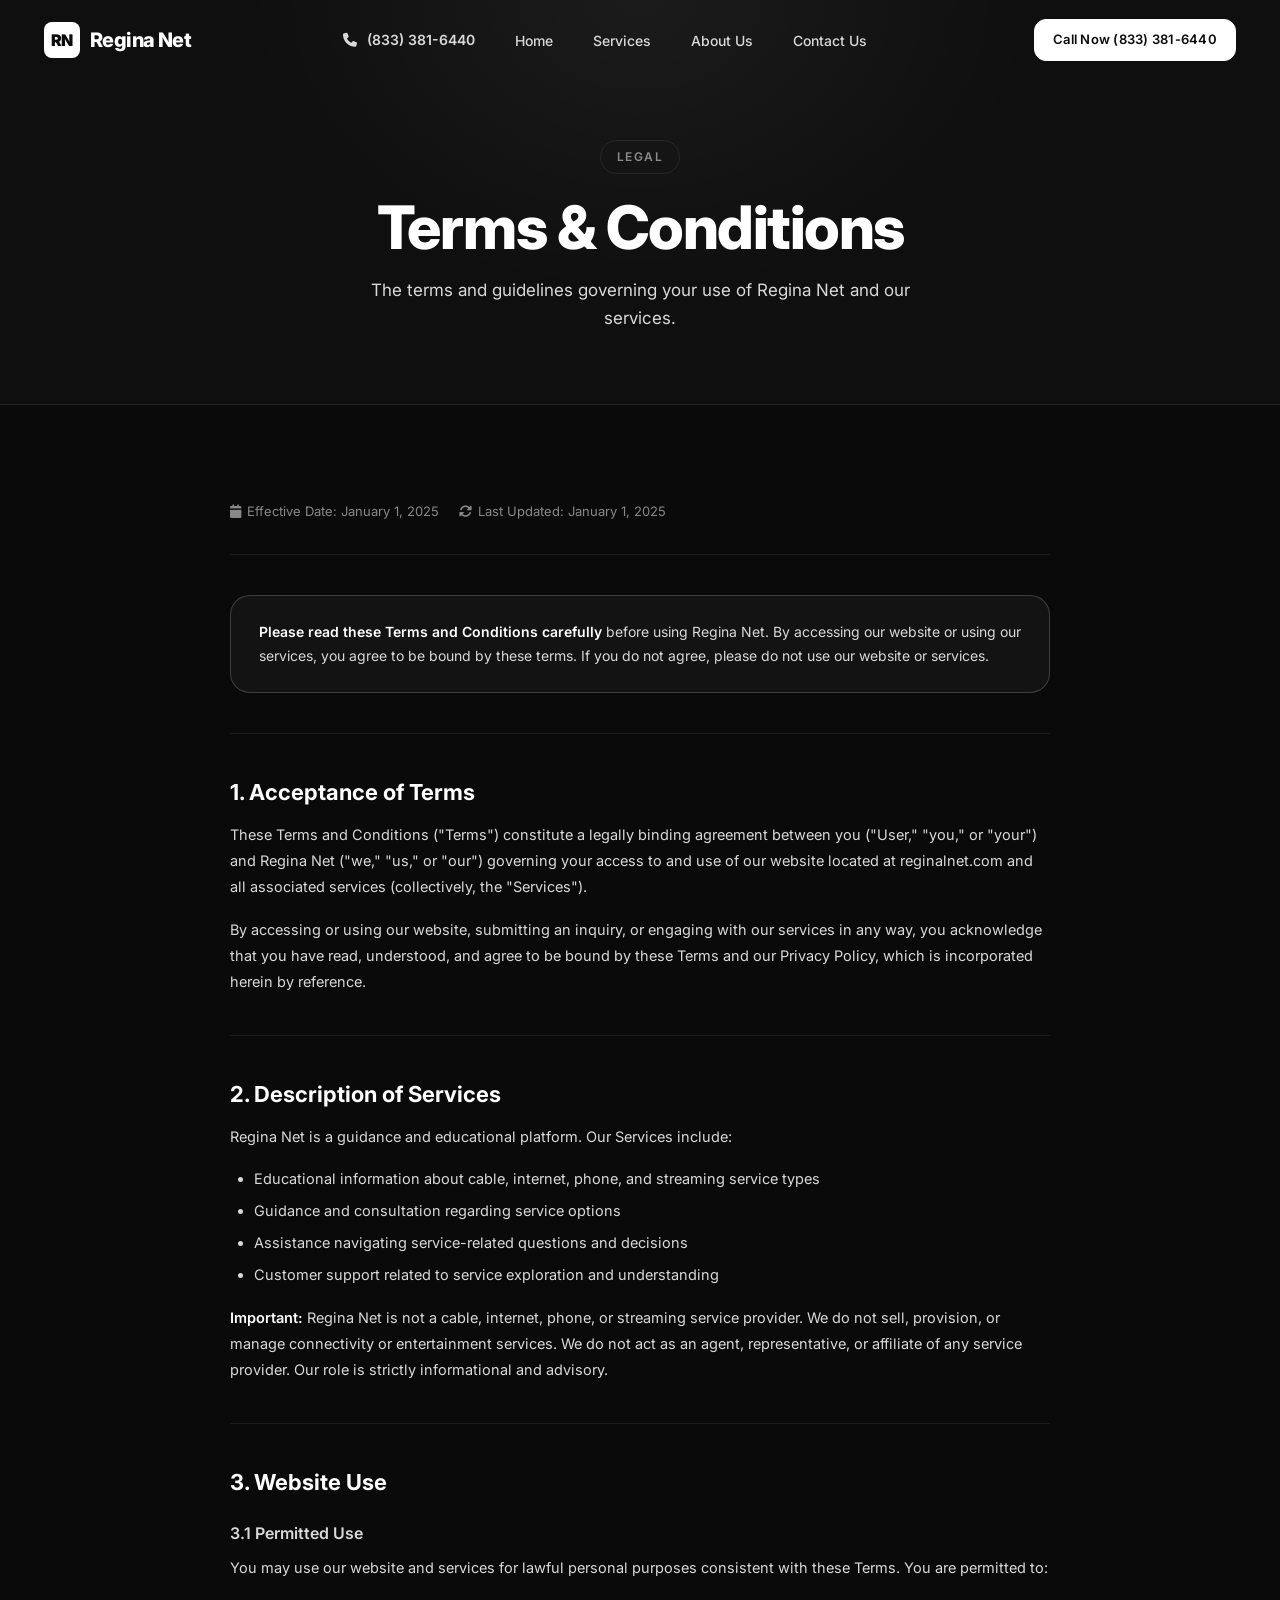
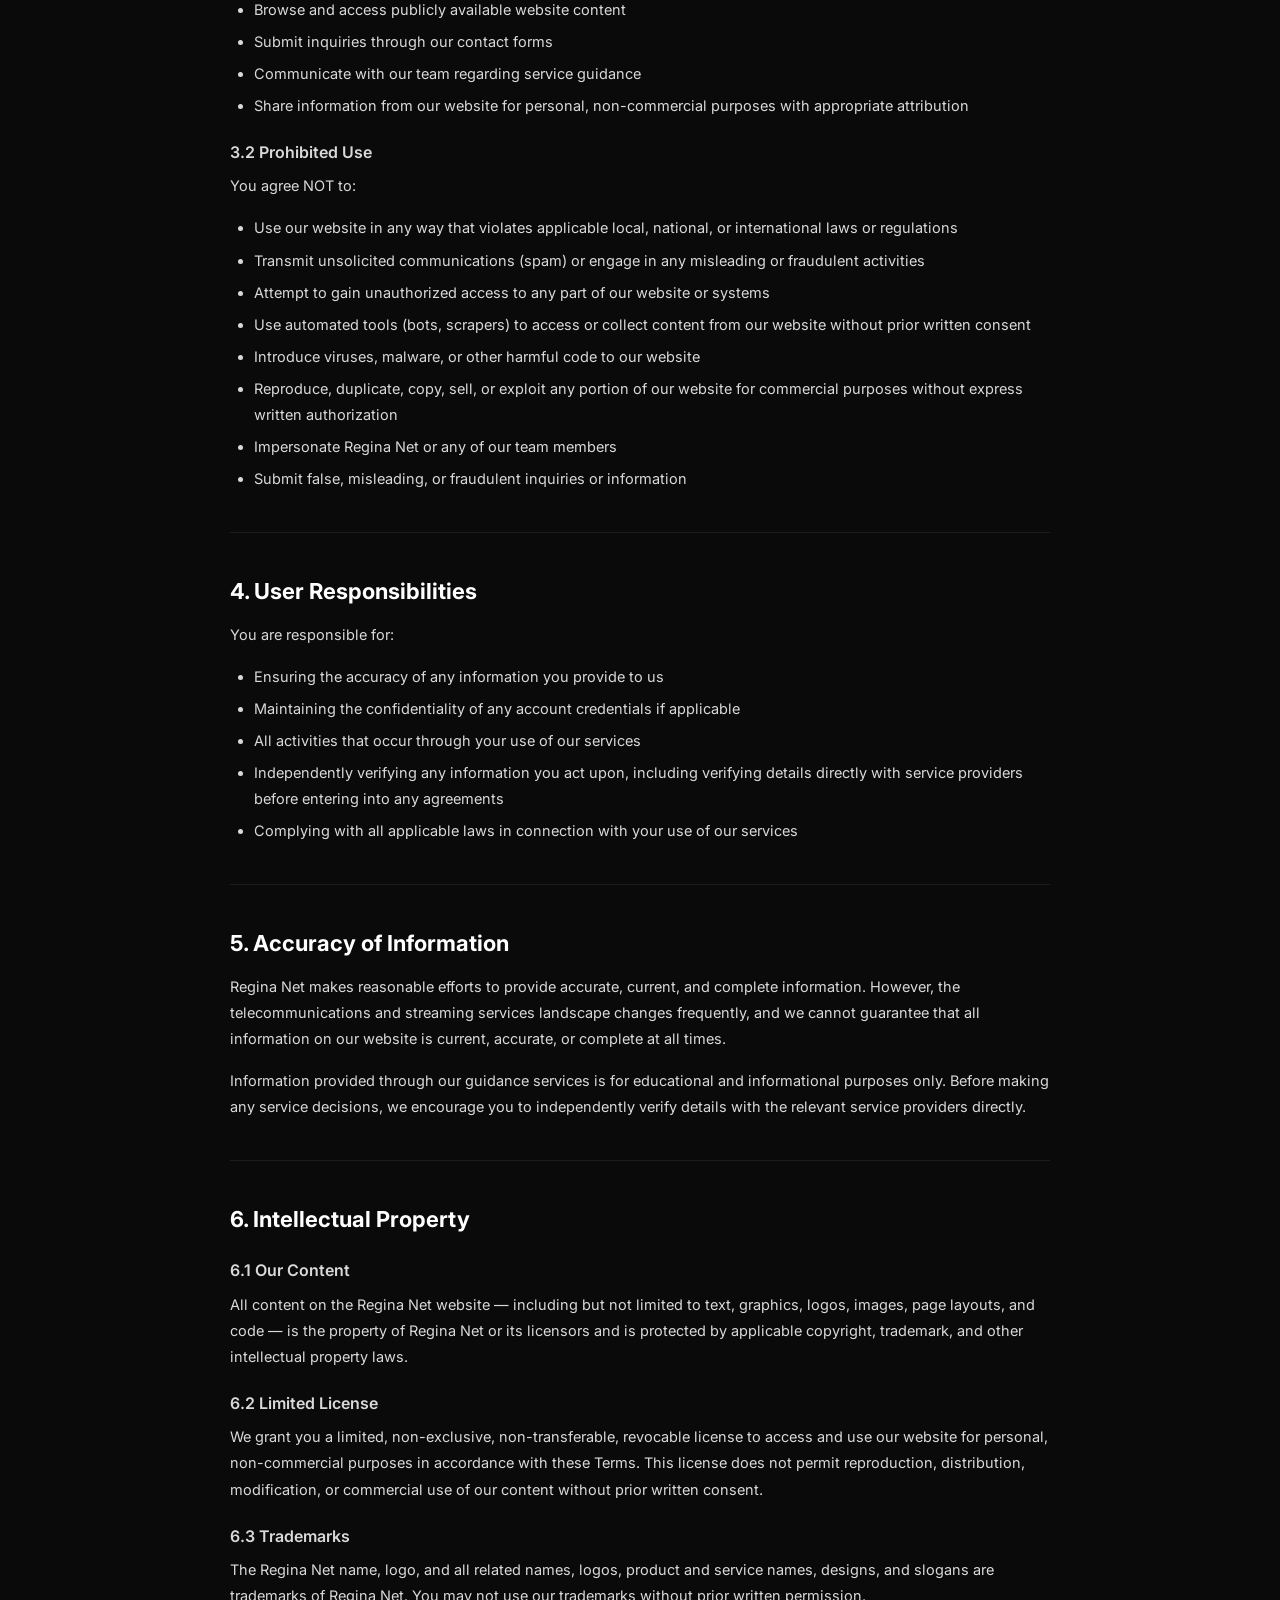
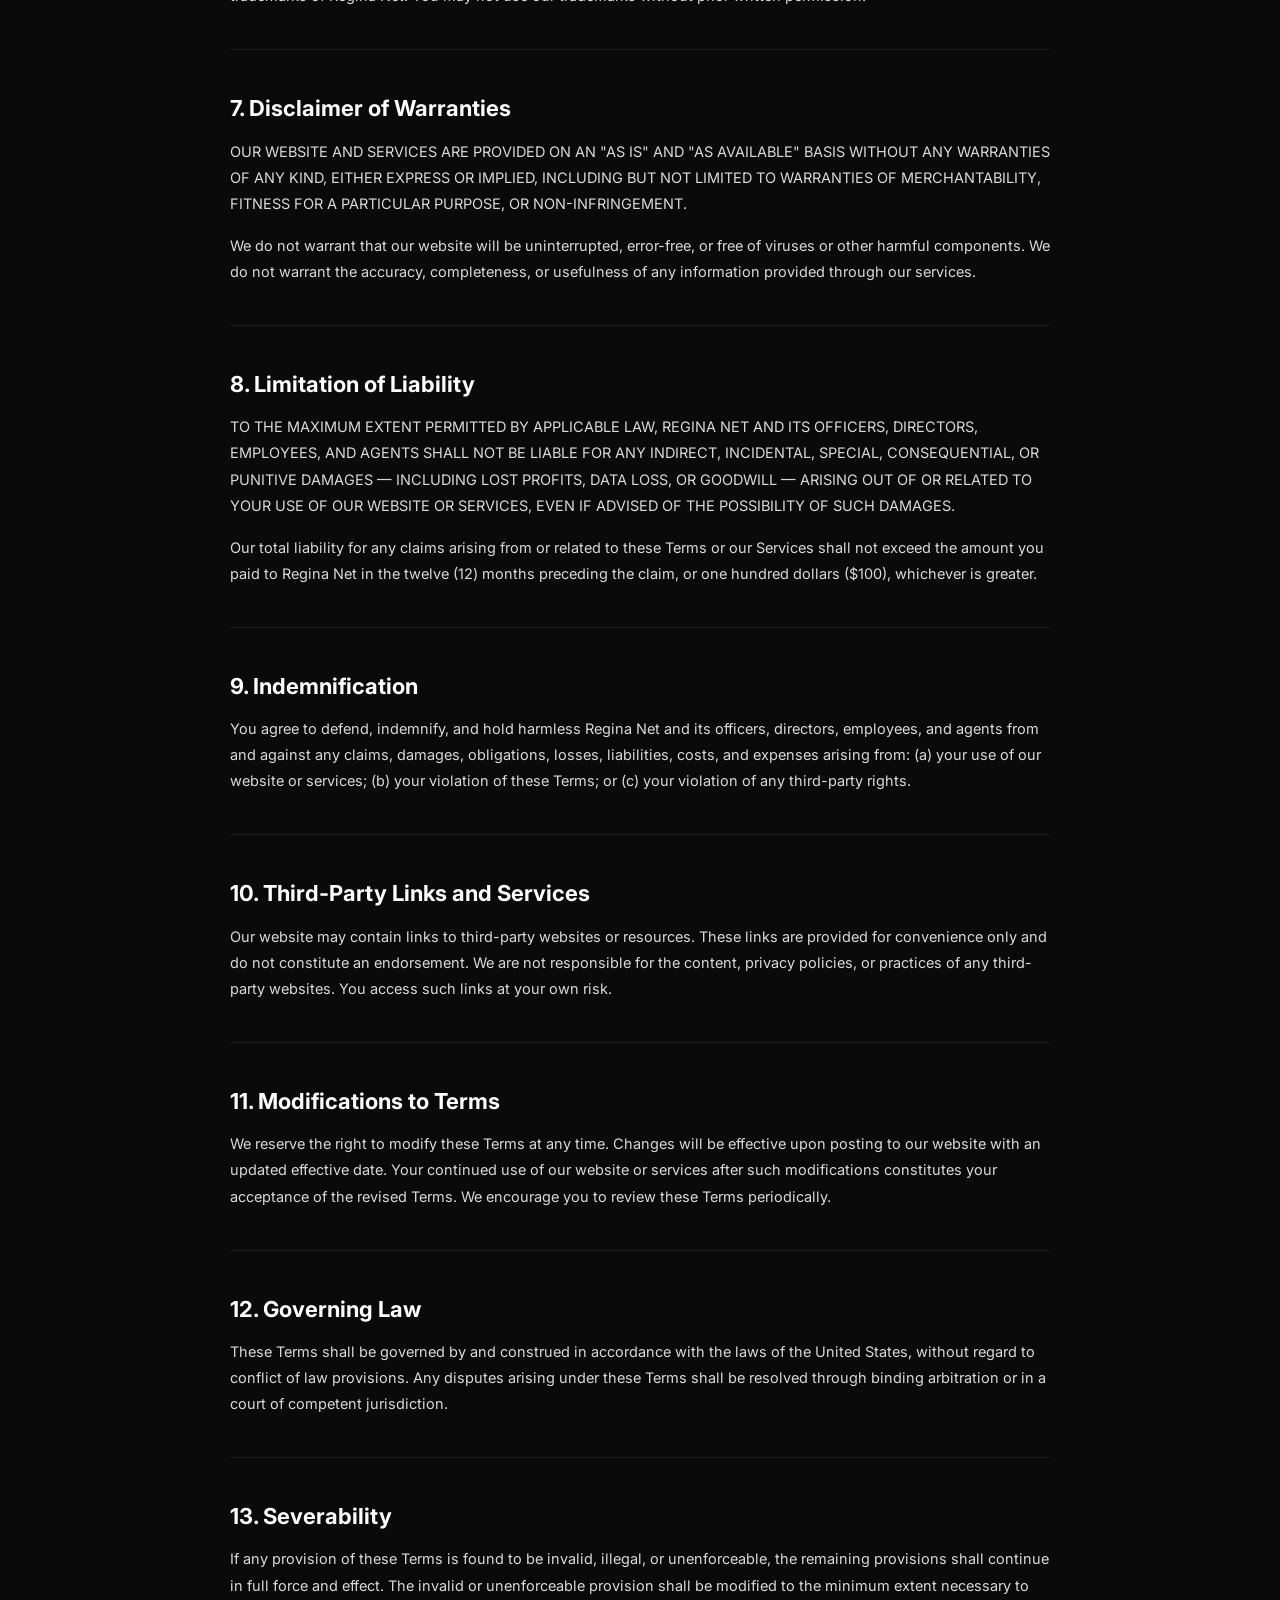
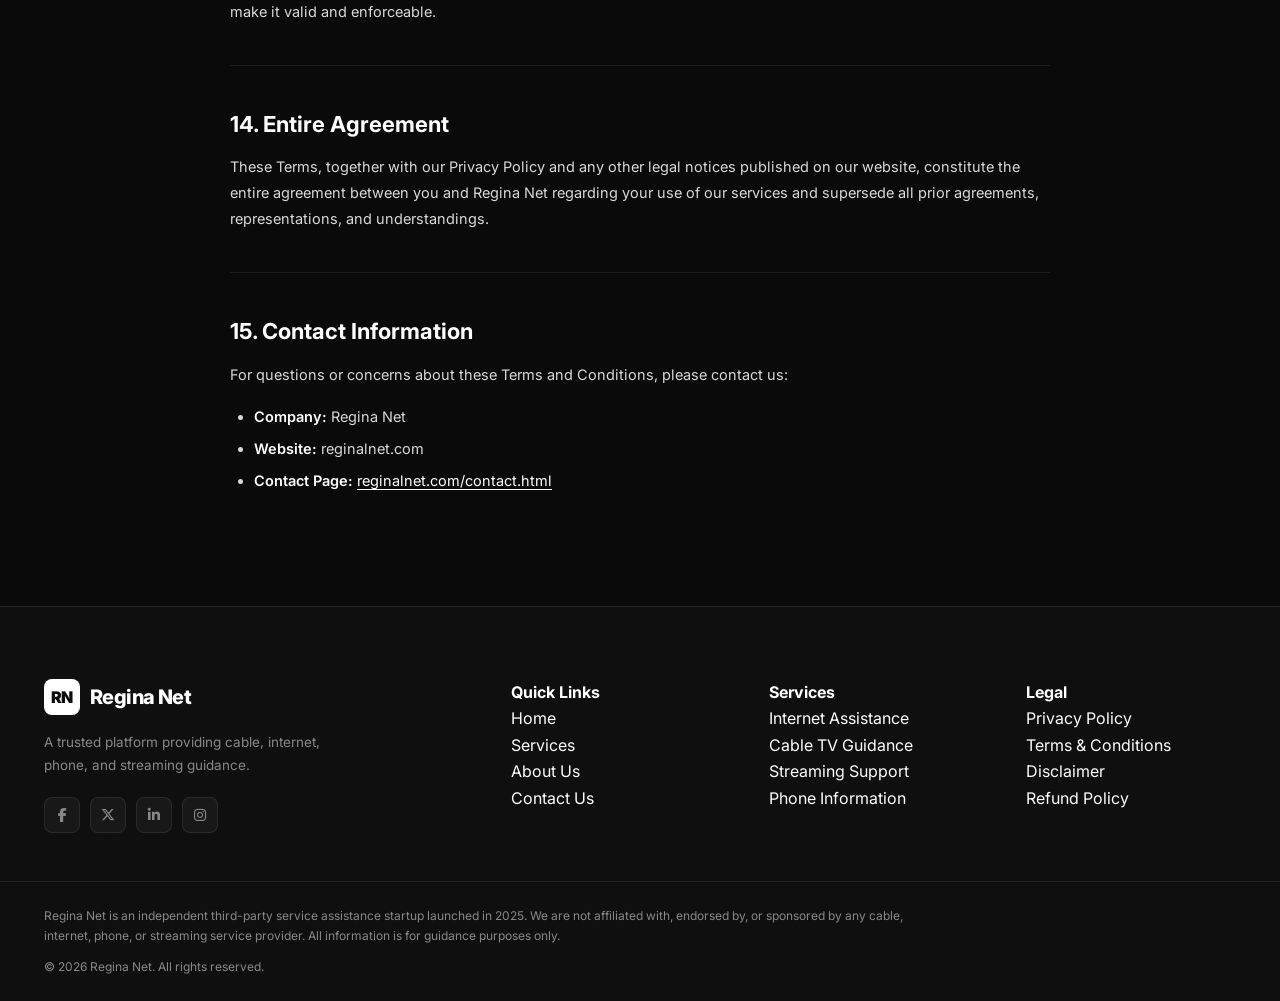
<file: terms-and-conditions.html>
<!DOCTYPE html>
<html lang="en">
<head>
  <meta charset="UTF-8" />
  <meta name="viewport" content="width=device-width, initial-scale=1.0" />
  <meta http-equiv="X-UA-Compatible" content="IE=edge" />

  <title>Terms & Conditions | Regina Net – User Agreement & Guidelines</title>
  <meta name="description" content="Regina Net Terms & Conditions — understand the rules, guidelines, and user agreement for using our service guidance platform." />
  <meta name="keywords" content="terms and conditions, user agreement, service terms, Regina Net" />
  <meta name="robots" content="index, follow" />
  <meta name="author" content="Regina Net" />
  <link rel="canonical" href="https://reginalnet.com/terms-and-conditions.html" />

  <meta property="og:type" content="website" />
  <meta property="og:title" content="Terms & Conditions | Regina Net" />
  <meta property="og:description" content="Terms and conditions governing use of Regina Net's guidance services." />
  <meta property="og:url" content="https://reginalnet.com/terms-and-conditions.html" />

  <link rel="icon" type="image/svg+xml" href="data:image/svg+xml,<svg xmlns='http://www.w3.org/2000/svg' viewBox='0 0 32 32'><rect width='32' height='32' rx='6' fill='%23fff'/><text x='50%25' y='54%25' text-anchor='middle' dominant-baseline='middle' font-family='Arial' font-weight='900' font-size='14' fill='%230A0A0A'>RN</text></svg>" />

  <link rel="preconnect" href="https://fonts.googleapis.com" />
  <link rel="preconnect" href="https://fonts.gstatic.com" crossorigin />
  <link href="https://fonts.googleapis.com/css2?family=Inter:wght@300;400;500;600;700;800;900&display=swap" rel="stylesheet" />
  <link rel="stylesheet" href="https://cdnjs.cloudflare.com/ajax/libs/font-awesome/6.4.0/css/all.min.css" />
  <link rel="stylesheet" href="styles.css" />
</head>
<body>

  <!-- ============ NAVBAR ============ -->
  <nav class="navbar" id="navbar" role="navigation" aria-label="Main navigation">
    <div class="nav-inner">
      <a href="index.html" class="nav-logo" aria-label="Regina Net Home">
        <div class="nav-logo-icon" aria-hidden="true">RN</div>
        Regina Net
      </a>
      <div style="display: flex; align-items: center; gap: 24px;">
        <div style="color: var(--text-secondary); font-size: 14px; font-weight: 600;">
          <i class="fas fa-phone" aria-hidden="true" style="margin-right: 6px; color: var(--primary-color);"></i>
          <a href="tel:+18333816440" style="color: inherit; text-decoration: none;">(833) 381-6440</a>
        </div>
        <ul class="nav-links" role="list">
          <li><a href="index.html">Home</a></li>
          <li><a href="services.html">Services</a></li>
          <li><a href="about.html">About Us</a></li>
          <li><a href="contact.html">Contact Us</a></li>
        </ul>
      </div>
      <div class="nav-cta">
        <a href="tel:+18333816440" class="btn btn-primary btn-sm">Call Now (833) 381-6440</a>
      </div>
      <button class="hamburger" id="hamburger" aria-label="Toggle mobile menu" aria-expanded="false" aria-controls="mobileMenu">
        <span></span><span></span><span></span>
      </button>
    </div>
  </nav>

  <div class="mobile-menu" id="mobileMenu" role="navigation" aria-label="Mobile navigation">
    <a href="index.html">Home</a>
    <a href="services.html">Services</a>
    <a href="about.html">About Us</a>
    <a href="contact.html">Contact Us</a>
  </div>

  <main>
    <section class="page-hero" aria-labelledby="tos-title">
      <div class="container">
        <span class="page-hero-label">Legal</span>
        <h1 id="tos-title">Terms &amp; Conditions</h1>
        <p>The terms and guidelines governing your use of Regina Net and our services.</p>
      </div>
    </section>

    <section class="section-pad">
      <div class="container">
        <div class="legal-content">
          <div class="legal-meta">
            <span><i class="fas fa-calendar" aria-hidden="true"></i> Effective Date: January 1, 2025</span>
            <span><i class="fas fa-sync-alt" aria-hidden="true"></i> Last Updated: January 1, 2025</span>
          </div>

          <div class="disclaimer-notice">
            <p><strong>Please read these Terms and Conditions carefully</strong> before using Regina Net. By accessing our website or using our services, you agree to be bound by these terms. If you do not agree, please do not use our website or services.</p>
          </div>

          <h2>1. Acceptance of Terms</h2>
          <p>These Terms and Conditions ("Terms") constitute a legally binding agreement between you ("User," "you," or "your") and Regina Net ("we," "us," or "our") governing your access to and use of our website located at reginalnet.com and all associated services (collectively, the "Services").</p>
          <p>By accessing or using our website, submitting an inquiry, or engaging with our services in any way, you acknowledge that you have read, understood, and agree to be bound by these Terms and our Privacy Policy, which is incorporated herein by reference.</p>

          <h2>2. Description of Services</h2>
          <p>Regina Net is a guidance and educational platform. Our Services include:</p>
          <ul>
            <li>Educational information about cable, internet, phone, and streaming service types</li>
            <li>Guidance and consultation regarding service options</li>
            <li>Assistance navigating service-related questions and decisions</li>
            <li>Customer support related to service exploration and understanding</li>
          </ul>
          <p><strong>Important:</strong> Regina Net is not a cable, internet, phone, or streaming service provider. We do not sell, provision, or manage connectivity or entertainment services. We do not act as an agent, representative, or affiliate of any service provider. Our role is strictly informational and advisory.</p>

          <h2>3. Website Use</h2>
          <h3>3.1 Permitted Use</h3>
          <p>You may use our website and services for lawful personal purposes consistent with these Terms. You are permitted to:</p>
          <ul>
            <li>Browse and access publicly available website content</li>
            <li>Submit inquiries through our contact forms</li>
            <li>Communicate with our team regarding service guidance</li>
            <li>Share information from our website for personal, non-commercial purposes with appropriate attribution</li>
          </ul>

          <h3>3.2 Prohibited Use</h3>
          <p>You agree NOT to:</p>
          <ul>
            <li>Use our website in any way that violates applicable local, national, or international laws or regulations</li>
            <li>Transmit unsolicited communications (spam) or engage in any misleading or fraudulent activities</li>
            <li>Attempt to gain unauthorized access to any part of our website or systems</li>
            <li>Use automated tools (bots, scrapers) to access or collect content from our website without prior written consent</li>
            <li>Introduce viruses, malware, or other harmful code to our website</li>
            <li>Reproduce, duplicate, copy, sell, or exploit any portion of our website for commercial purposes without express written authorization</li>
            <li>Impersonate Regina Net or any of our team members</li>
            <li>Submit false, misleading, or fraudulent inquiries or information</li>
          </ul>

          <h2>4. User Responsibilities</h2>
          <p>You are responsible for:</p>
          <ul>
            <li>Ensuring the accuracy of any information you provide to us</li>
            <li>Maintaining the confidentiality of any account credentials if applicable</li>
            <li>All activities that occur through your use of our services</li>
            <li>Independently verifying any information you act upon, including verifying details directly with service providers before entering into any agreements</li>
            <li>Complying with all applicable laws in connection with your use of our services</li>
          </ul>

          <h2>5. Accuracy of Information</h2>
          <p>Regina Net makes reasonable efforts to provide accurate, current, and complete information. However, the telecommunications and streaming services landscape changes frequently, and we cannot guarantee that all information on our website is current, accurate, or complete at all times.</p>
          <p>Information provided through our guidance services is for educational and informational purposes only. Before making any service decisions, we encourage you to independently verify details with the relevant service providers directly.</p>

          <h2>6. Intellectual Property</h2>
          <h3>6.1 Our Content</h3>
          <p>All content on the Regina Net website — including but not limited to text, graphics, logos, images, page layouts, and code — is the property of Regina Net or its licensors and is protected by applicable copyright, trademark, and other intellectual property laws.</p>

          <h3>6.2 Limited License</h3>
          <p>We grant you a limited, non-exclusive, non-transferable, revocable license to access and use our website for personal, non-commercial purposes in accordance with these Terms. This license does not permit reproduction, distribution, modification, or commercial use of our content without prior written consent.</p>

          <h3>6.3 Trademarks</h3>
          <p>The Regina Net name, logo, and all related names, logos, product and service names, designs, and slogans are trademarks of Regina Net. You may not use our trademarks without prior written permission.</p>

          <h2>7. Disclaimer of Warranties</h2>
          <p>OUR WEBSITE AND SERVICES ARE PROVIDED ON AN "AS IS" AND "AS AVAILABLE" BASIS WITHOUT ANY WARRANTIES OF ANY KIND, EITHER EXPRESS OR IMPLIED, INCLUDING BUT NOT LIMITED TO WARRANTIES OF MERCHANTABILITY, FITNESS FOR A PARTICULAR PURPOSE, OR NON-INFRINGEMENT.</p>
          <p>We do not warrant that our website will be uninterrupted, error-free, or free of viruses or other harmful components. We do not warrant the accuracy, completeness, or usefulness of any information provided through our services.</p>

          <h2>8. Limitation of Liability</h2>
          <p>TO THE MAXIMUM EXTENT PERMITTED BY APPLICABLE LAW, REGINA NET AND ITS OFFICERS, DIRECTORS, EMPLOYEES, AND AGENTS SHALL NOT BE LIABLE FOR ANY INDIRECT, INCIDENTAL, SPECIAL, CONSEQUENTIAL, OR PUNITIVE DAMAGES — INCLUDING LOST PROFITS, DATA LOSS, OR GOODWILL — ARISING OUT OF OR RELATED TO YOUR USE OF OUR WEBSITE OR SERVICES, EVEN IF ADVISED OF THE POSSIBILITY OF SUCH DAMAGES.</p>
          <p>Our total liability for any claims arising from or related to these Terms or our Services shall not exceed the amount you paid to Regina Net in the twelve (12) months preceding the claim, or one hundred dollars ($100), whichever is greater.</p>

          <h2>9. Indemnification</h2>
          <p>You agree to defend, indemnify, and hold harmless Regina Net and its officers, directors, employees, and agents from and against any claims, damages, obligations, losses, liabilities, costs, and expenses arising from: (a) your use of our website or services; (b) your violation of these Terms; or (c) your violation of any third-party rights.</p>

          <h2>10. Third-Party Links and Services</h2>
          <p>Our website may contain links to third-party websites or resources. These links are provided for convenience only and do not constitute an endorsement. We are not responsible for the content, privacy policies, or practices of any third-party websites. You access such links at your own risk.</p>

          <h2>11. Modifications to Terms</h2>
          <p>We reserve the right to modify these Terms at any time. Changes will be effective upon posting to our website with an updated effective date. Your continued use of our website or services after such modifications constitutes your acceptance of the revised Terms. We encourage you to review these Terms periodically.</p>

          <h2>12. Governing Law</h2>
          <p>These Terms shall be governed by and construed in accordance with the laws of the United States, without regard to conflict of law provisions. Any disputes arising under these Terms shall be resolved through binding arbitration or in a court of competent jurisdiction.</p>

          <h2>13. Severability</h2>
          <p>If any provision of these Terms is found to be invalid, illegal, or unenforceable, the remaining provisions shall continue in full force and effect. The invalid or unenforceable provision shall be modified to the minimum extent necessary to make it valid and enforceable.</p>

          <h2>14. Entire Agreement</h2>
          <p>These Terms, together with our Privacy Policy and any other legal notices published on our website, constitute the entire agreement between you and Regina Net regarding your use of our services and supersede all prior agreements, representations, and understandings.</p>

          <h2>15. Contact Information</h2>
          <p>For questions or concerns about these Terms and Conditions, please contact us:</p>
          <ul>
            <li><strong>Company:</strong> Regina Net</li>
            <li><strong>Website:</strong> reginalnet.com</li>
            <li><strong>Contact Page:</strong> <a href="contact.html">reginalnet.com/contact.html</a></li>
          </ul>
        </div>
      </div>
    </section>
  </main>

  <footer role="contentinfo">
    <div class="container">
      <div class="footer-grid">
        <div class="footer-brand">
          <a href="index.html" class="nav-logo">
            <div class="nav-logo-icon" aria-hidden="true">RN</div>
            Regina Net
          </a>
          <p>A trusted platform providing cable, internet, phone, and streaming guidance.</p>
          <div class="footer-social" aria-label="Social media links">
            <a href="#" class="social-link" aria-label="Facebook"><i class="fab fa-facebook-f" aria-hidden="true"></i></a>
            <a href="#" class="social-link" aria-label="Twitter/X"><i class="fab fa-x-twitter" aria-hidden="true"></i></a>
            <a href="#" class="social-link" aria-label="LinkedIn"><i class="fab fa-linkedin-in" aria-hidden="true"></i></a>
            <a href="#" class="social-link" aria-label="Instagram"><i class="fab fa-instagram" aria-hidden="true"></i></a>
          </div>
        </div>
        <nav aria-label="Quick links">
          <h4>Quick Links</h4>
          <ul role="list">
            <li><a href="index.html">Home</a></li>
            <li><a href="services.html">Services</a></li>
            <li><a href="about.html">About Us</a></li>
            <li><a href="contact.html">Contact Us</a></li>
          </ul>
        </nav>
        <nav aria-label="Services links">
          <h4>Services</h4>
          <ul role="list">
            <li><a href="services.html#internet">Internet Assistance</a></li>
            <li><a href="services.html#cable">Cable TV Guidance</a></li>
            <li><a href="services.html#streaming">Streaming Support</a></li>
            <li><a href="services.html#phone">Phone Information</a></li>
          </ul>
        </nav>
        <nav aria-label="Legal links">
          <h4>Legal</h4>
          <ul role="list">
            <li><a href="privacy-policy.html">Privacy Policy</a></li>
            <li><a href="terms-and-conditions.html">Terms &amp; Conditions</a></li>
            <li><a href="disclaimer.html">Disclaimer</a></li>
            <li><a href="refund-policy.html">Refund Policy</a></li>
          </ul>
        </nav>
      </div>
    </div>
    <div class="footer-bottom">
      <div class="container">
        <div class="footer-bottom-inner">
          <p class="footer-disclaimer">Regina Net is an independent third-party service assistance startup launched in 2025. We are not affiliated with, endorsed by, or sponsored by any cable, internet, phone, or streaming service provider. All information is for guidance purposes only.</p>
          <p class="footer-copyright">&copy; <span id="year">2025</span> Regina Net. All rights reserved.</p>
        </div>
      </div>
    </div>
  </footer>

  <button class="back-to-top" id="backToTop" aria-label="Back to top">
    <i class="fas fa-chevron-up" aria-hidden="true"></i>
  </button>

  <script src="script.js"></script>
  <script>document.getElementById('year').textContent = new Date().getFullYear();</script>
</body>
</html>
</file>
<file: styles.css>
/* ============================================
   VARIABLES & RESET
   ============================================ */
@import url('https://fonts.googleapis.com/css2?family=Inter:wght@300;400;500;600;700;800;900&display=swap');

:root {
  --bg-primary: #0A0A0A;
  --bg-secondary: #0F0F0F;
  --bg-tertiary: #141414;
  --bg-card: rgba(255, 255, 255, 0.04);
  --bg-card-hover: rgba(255, 255, 255, 0.07);
  --text-primary: #FFFFFF;
  --text-secondary: #D9D9D9;
  --text-muted: #888888;
  --accent: #FFFFFF;
  --border: rgba(255, 255, 255, 0.08);
  --border-hover: rgba(255, 255, 255, 0.18);
  --shadow: 0 4px 24px rgba(0, 0, 0, 0.35);
  --shadow-lg: 0 12px 48px rgba(0, 0, 0, 0.55);
  --shadow-glow: 0 0 40px rgba(255, 255, 255, 0.06);
  --radius: 12px;
  --radius-lg: 20px;
  --radius-xl: 28px;
  --transition: all 0.3s ease;
  --transition-fast: all 0.18s ease;
  --font: 'Inter', -apple-system, BlinkMacSystemFont, 'Segoe UI', sans-serif;
  --container: 1240px;
  --nav-height: 80px;
}

*, *::before, *::after {
  margin: 0;
  padding: 0;
  box-sizing: border-box;
}

html {
  scroll-behavior: smooth;
  font-size: 16px;
  -webkit-text-size-adjust: 100%;
}

body {
  font-family: var(--font);
  background-color: var(--bg-primary);
  color: var(--text-primary);
  line-height: 1.65;
  overflow-x: hidden;
  -webkit-font-smoothing: antialiased;
  -moz-osx-font-smoothing: grayscale;
}

img {
  max-width: 100%;
  height: auto;
  display: block;
}

a {
  text-decoration: none;
  color: inherit;
  transition: var(--transition-fast);
}

ul, ol { list-style: none; }

input, textarea, select, button {
  font-family: var(--font);
  font-size: inherit;
}

/* ============================================
   UTILITIES
   ============================================ */
.container {
  max-width: var(--container);
  margin: 0 auto;
  padding: 0 24px;
}

.section-pad {
  padding: 96px 0;
}

.section-pad-sm {
  padding: 64px 0;
}

.text-center { text-align: center; }
.text-muted { color: var(--text-muted); }

.gradient-text {
  background: linear-gradient(135deg, #FFFFFF 0%, #AAAAAA 100%);
  -webkit-background-clip: text;
  -webkit-text-fill-color: transparent;
  background-clip: text;
}

.tag {
  display: inline-flex;
  align-items: center;
  gap: 8px;
  font-size: 12px;
  font-weight: 600;
  letter-spacing: 0.12em;
  text-transform: uppercase;
  color: var(--text-muted);
  padding: 6px 14px;
  border: 1px solid var(--border);
  border-radius: 40px;
  margin-bottom: 20px;
}

.tag::before {
  content: '';
  width: 6px;
  height: 6px;
  border-radius: 50%;
  background: var(--text-primary);
}

/* ============================================
   SECTION HEADERS
   ============================================ */
.section-header {
  margin-bottom: 60px;
}

.section-header.center {
  text-align: center;
  max-width: 680px;
  margin-left: auto;
  margin-right: auto;
}

.section-title {
  font-size: clamp(32px, 4vw, 52px);
  font-weight: 800;
  line-height: 1.15;
  letter-spacing: -0.02em;
  margin-bottom: 16px;
}

.section-subtitle {
  font-size: 17px;
  color: var(--text-secondary);
  line-height: 1.7;
  font-weight: 400;
}

/* ============================================
   NAVIGATION
   ============================================ */
.navbar {
  position: fixed;
  top: 0;
  left: 0;
  right: 0;
  z-index: 999;
  height: var(--nav-height);
  display: flex;
  align-items: center;
  transition: var(--transition);
  padding: 0;
}

.navbar.scrolled {
  background: rgba(10, 10, 10, 0.92);
  backdrop-filter: blur(24px);
  -webkit-backdrop-filter: blur(24px);
  border-bottom: 1px solid var(--border);
  box-shadow: 0 4px 24px rgba(0,0,0,0.3);
}

.nav-inner {
  width: 100%;
  max-width: var(--container);
  margin: 0 auto;
  padding: 0 24px;
  display: flex;
  align-items: center;
  justify-content: space-between;
}

.nav-logo {
  display: flex;
  align-items: center;
  gap: 10px;
  font-size: 20px;
  font-weight: 800;
  letter-spacing: -0.03em;
  color: var(--text-primary);
}

.nav-logo-icon {
  width: 36px;
  height: 36px;
  background: var(--text-primary);
  border-radius: 8px;
  display: flex;
  align-items: center;
  justify-content: center;
  color: var(--bg-primary);
  font-size: 16px;
  font-weight: 900;
  flex-shrink: 0;
}

.nav-links {
  display: flex;
  align-items: center;
  gap: 8px;
}

.nav-links a {
  padding: 8px 16px;
  font-size: 14px;
  font-weight: 500;
  color: var(--text-secondary);
  border-radius: 8px;
  transition: var(--transition-fast);
}

.nav-links a:hover,
.nav-links a.active {
  color: var(--text-primary);
  background: var(--bg-card);
}

.nav-cta {
  display: flex;
  align-items: center;
  gap: 12px;
}

.hamburger {
  display: none;
  flex-direction: column;
  gap: 5px;
  cursor: pointer;
  padding: 8px;
  border-radius: 8px;
  background: none;
  border: none;
  transition: var(--transition-fast);
}

.hamburger span {
  display: block;
  width: 24px;
  height: 2px;
  background: var(--text-primary);
  border-radius: 2px;
  transition: var(--transition);
  transform-origin: center;
}

.hamburger.open span:nth-child(1) {
  transform: translateY(7px) rotate(45deg);
}
.hamburger.open span:nth-child(2) {
  opacity: 0;
  transform: scaleX(0);
}
.hamburger.open span:nth-child(3) {
  transform: translateY(-7px) rotate(-45deg);
}

.mobile-menu {
  display: none;
  position: fixed;
  top: var(--nav-height);
  left: 0;
  right: 0;
  background: rgba(10, 10, 10, 0.98);
  backdrop-filter: blur(24px);
  border-bottom: 1px solid var(--border);
  padding: 20px 24px 28px;
  z-index: 998;
  transform: translateY(-20px);
  opacity: 0;
  transition: var(--transition);
}

.mobile-menu.open {
  display: block;
  transform: translateY(0);
  opacity: 1;
}

.mobile-menu a {
  display: block;
  padding: 12px 0;
  font-size: 15px;
  font-weight: 500;
  color: var(--text-secondary);
  border-bottom: 1px solid var(--border);
  transition: var(--transition-fast);
}

.mobile-menu a:last-child { border-bottom: none; }
.mobile-menu a:hover { color: var(--text-primary); padding-left: 8px; }

/* ============================================
   BUTTONS
   ============================================ */
.btn {
  display: inline-flex;
  align-items: center;
  justify-content: center;
  gap: 8px;
  padding: 14px 28px;
  font-size: 14px;
  font-weight: 600;
  letter-spacing: 0.02em;
  border-radius: var(--radius);
  cursor: pointer;
  transition: var(--transition);
  white-space: nowrap;
  border: 1px solid transparent;
  position: relative;
  overflow: hidden;
}

.btn-primary {
  background: var(--text-primary);
  color: var(--bg-primary);
  border-color: var(--text-primary);
}

.btn-primary:hover {
  background: var(--text-secondary);
  border-color: var(--text-secondary);
  transform: translateY(-2px);
  box-shadow: var(--shadow);
}

.btn-outline {
  background: transparent;
  color: var(--text-primary);
  border-color: var(--border-hover);
}

.btn-outline:hover {
  background: var(--bg-card);
  border-color: var(--text-primary);
  transform: translateY(-2px);
}

.btn-ghost {
  background: var(--bg-card);
  color: var(--text-primary);
  border-color: var(--border);
}

.btn-ghost:hover {
  background: var(--bg-card-hover);
  border-color: var(--border-hover);
}

.btn-lg {
  padding: 17px 36px;
  font-size: 15px;
  border-radius: 14px;
}

.btn-sm {
  padding: 9px 18px;
  font-size: 13px;
}

.btn svg, .btn i {
  width: 16px;
  height: 16px;
  flex-shrink: 0;
}

/* ============================================
   HERO SECTION (HOME)
   ============================================ */
.hero {
  min-height: 100vh;
  display: flex;
  align-items: center;
  position: relative;
  overflow: hidden;
  padding: var(--nav-height) 0 80px;
  background: var(--bg-primary);
}

.hero-gradient-bg {
  position: absolute;
  inset: 0;
  background-image: 
    linear-gradient(135deg, rgba(10,10,10,0.65) 0%, rgba(10,10,10,0.75) 50%, rgba(10,10,10,0.85) 100%),
    url('https://images.unsplash.com/photo-1558494949-ef010cbdcc31?ixlib=rb-4.0.3&auto=format&fit=crop&w=1920&q=80');
  background-size: cover;
  background-position: center;
  background-repeat: no-repeat;
  background-attachment: fixed;
  z-index: 0;
}

@keyframes gradient-shift {
  0%, 100% { background-position: 0% 50%; }
  50% { background-position: 100% 50%; }
}

.hero-wrapper {
  display: grid;
  grid-template-columns: 1fr 1fr;
  gap: 60px;
  align-items: center;
  position: relative;
  z-index: 1;
}

.hero-content {
  max-width: 600px;
}

.hero-title {
  font-size: clamp(42px, 5vw, 72px);
  font-weight: 900;
  line-height: 1.08;
  letter-spacing: -0.03em;
  margin-bottom: 24px;
}

.hero-subtitle {
  font-size: clamp(16px, 2vw, 18px);
  color: var(--text-secondary);
  line-height: 1.7;
  margin-bottom: 40px;
  font-weight: 400;
}

.hero-ctas {
  display: flex;
  align-items: center;
  gap: 14px;
  flex-wrap: wrap;
}

.hero-visual {
  position: relative;
  height: 500px;
  display: flex;
  align-items: center;
  justify-content: center;
}

.hero-card-stack {
  position: relative;
  width: 100%;
  height: 100%;
  display: flex;
  flex-direction: column;
  justify-content: center;
  gap: 20px;
}

.hero-stat-card {
  background: linear-gradient(135deg, rgba(255,255,255,0.08) 0%, rgba(255,255,255,0.02) 100%);
  border: 1px solid rgba(255,255,255,0.1);
  border-radius: 20px;
  padding: 32px 24px;
  backdrop-filter: blur(20px);
  -webkit-backdrop-filter: blur(20px);
  transition: var(--transition);
  animation: float-up 3s ease-in-out infinite;
}

.hero-stat-card:nth-child(2) {
  animation-delay: 0.5s;
  margin-left: 40px;
}

.hero-stat-card:nth-child(3) {
  animation-delay: 1s;
}

@keyframes float-up {
  0%, 100% { transform: translateY(0); }
  50% { transform: translateY(-15px); }
}

.hero-stat-card:hover {
  background: linear-gradient(135deg, rgba(255,255,255,0.12) 0%, rgba(255,255,255,0.05) 100%);
  border-color: rgba(255,255,255,0.15);
  box-shadow: 0 8px 32px rgba(255,255,255,0.08);
}

.stat-card-number {
  font-size: 32px;
  font-weight: 800;
  color: var(--text-primary);
  margin-bottom: 8px;
}

.stat-card-label {
  font-size: 13px;
  color: var(--text-muted);
  text-transform: uppercase;
  letter-spacing: 0.05em;
}

@media (max-width: 768px) {
  .hero-wrapper {
    grid-template-columns: 1fr;
    gap: 40px;
  }
  
  .hero-visual {
    height: 300px;
  }
  
  .hero-stat-card:nth-child(2) {
    margin-left: 0;
  }
}

/* ============================================
   PAGE HERO (INNER PAGES)
   ============================================ */
.page-hero {
  padding: 140px 0 72px;
  background: var(--bg-secondary);
  border-bottom: 1px solid var(--border);
  position: relative;
  overflow: hidden;
  text-align: center;
}

.page-hero::before {
  content: '';
  position: absolute;
  top: 0; left: 50%;
  transform: translateX(-50%);
  width: 800px;
  height: 300px;
  background: radial-gradient(ellipse at top, rgba(255,255,255,0.05) 0%, transparent 70%);
  pointer-events: none;
}

.page-hero-label {
  display: inline-block;
  font-size: 12px;
  font-weight: 600;
  letter-spacing: 0.12em;
  text-transform: uppercase;
  color: var(--text-muted);
  padding: 6px 16px;
  border: 1px solid var(--border);
  border-radius: 40px;
  margin-bottom: 20px;
}

.page-hero h1 {
  font-size: clamp(36px, 5vw, 60px);
  font-weight: 800;
  letter-spacing: -0.025em;
  line-height: 1.1;
  margin-bottom: 16px;
}

.page-hero p {
  font-size: 17px;
  color: var(--text-secondary);
  max-width: 560px;
  margin: 0 auto;
}

/* ============================================
   CARDS (GLASSMORPHISM)
   ============================================ */
.glass-card {
  background: var(--bg-card);
  border: 1px solid var(--border);
  border-radius: var(--radius-lg);
  padding: 36px 32px;
  transition: var(--transition);
  position: relative;
  overflow: hidden;
}

.glass-card::before {
  content: '';
  position: absolute;
  top: 0; left: 0; right: 0;
  height: 1px;
  background: linear-gradient(90deg, transparent, rgba(255,255,255,0.12), transparent);
}

.glass-card:hover {
  background: var(--bg-card-hover);
  border-color: var(--border-hover);
  transform: translateY(-6px);
  box-shadow: var(--shadow-lg);
}

.card-icon {
  width: 52px;
  height: 52px;
  background: rgba(255,255,255,0.08);
  border: 1px solid var(--border);
  border-radius: 14px;
  display: flex;
  align-items: center;
  justify-content: center;
  font-size: 22px;
  margin-bottom: 20px;
  transition: var(--transition);
}

.glass-card:hover .card-icon {
  background: rgba(255,255,255,0.12);
  border-color: var(--border-hover);
}

.card-title {
  font-size: 18px;
  font-weight: 700;
  margin-bottom: 10px;
  letter-spacing: -0.01em;
}

.card-text {
  font-size: 14.5px;
  color: var(--text-secondary);
  line-height: 1.7;
}

/* ============================================
   WHY CHOOSE US
   ============================================ */
.why-features {
  display: grid;
  grid-template-columns: repeat(2, 1fr);
  gap: 32px;
  margin-top: 20px;
}

.feature-item {
  background: linear-gradient(135deg, rgba(255,255,255,0.06) 0%, rgba(255,255,255,0.01) 100%);
  border: 1px solid rgba(255,255,255,0.08);
  border-radius: 20px;
  padding: 40px;
  position: relative;
  overflow: hidden;
  transition: var(--transition);
  display: flex;
  flex-direction: column;
}

.feature-item::before {
  content: '';
  position: absolute;
  top: 0; left: 0; right: 0;
  height: 1px;
  background: linear-gradient(90deg, transparent, rgba(255,255,255,0.15), transparent);
}

.feature-item:hover {
  background: linear-gradient(135deg, rgba(255,255,255,0.10) 0%, rgba(255,255,255,0.03) 100%);
  border-color: rgba(255,255,255,0.15);
  transform: translateY(-8px);
  box-shadow: 0 12px 48px rgba(255,255,255,0.06);
}

.feature-number {
  position: absolute;
  top: 20px;
  right: 30px;
  font-size: 48px;
  font-weight: 800;
  color: rgba(255,255,255,0.08);
  line-height: 1;
}

.feature-icon {
  font-size: 40px;
  margin-bottom: 16px;
}

.feature-title {
  font-size: 20px;
  font-weight: 700;
  letter-spacing: -0.01em;
  margin-bottom: 12px;
  color: var(--text-primary);
}

.feature-text {
  font-size: 14px;
  color: var(--text-secondary);
  line-height: 1.7;
}

@media (max-width: 768px) {
  .why-features {
    grid-template-columns: 1fr;
    gap: 24px;
  }
  
  .feature-item {
    padding: 32px;
  }
  
  .feature-number {
    font-size: 36px;
  }
}

/* ============================================
   SERVICES OVERVIEW
   ============================================ */
.services-grid {
  display: grid;
  grid-template-columns: repeat(2, 1fr);
  gap: 24px;
}

.service-card {
  background: var(--bg-card);
  border: 1px solid var(--border);
  border-radius: var(--radius-xl);
  overflow: hidden;
  transition: var(--transition);
  display: flex;
  flex-direction: column;
}

.service-card:hover {
  border-color: var(--border-hover);
  transform: translateY(-6px);
  box-shadow: var(--shadow-lg);
}

.service-card-img {
  height: 200px;
  overflow: hidden;
  position: relative;
}

.service-card-img img {
  width: 100%;
  height: 100%;
  object-fit: cover;
  transition: transform 0.6s ease;
  filter: brightness(0.75) saturate(0.6);
}

.service-card:hover .service-card-img img {
  transform: scale(1.05);
  filter: brightness(0.85) saturate(0.7);
}

.service-card-body {
  padding: 28px;
  flex: 1;
  display: flex;
  flex-direction: column;
}

.service-card-tag {
  display: inline-flex;
  align-items: center;
  gap: 6px;
  font-size: 11px;
  font-weight: 600;
  letter-spacing: 0.1em;
  text-transform: uppercase;
  color: var(--text-muted);
  margin-bottom: 12px;
}

.service-card h3 {
  font-size: 20px;
  font-weight: 700;
  letter-spacing: -0.01em;
  margin-bottom: 10px;
}

.service-card p {
  font-size: 14px;
  color: var(--text-secondary);
  line-height: 1.7;
  flex: 1;
  margin-bottom: 20px;
}

/* ============================================
   HOW IT WORKS
   ============================================ */
.steps-grid {
  display: grid;
  grid-template-columns: repeat(4, 1fr);
  gap: 24px;
  position: relative;
}

.steps-grid::before {
  content: '';
  position: absolute;
  top: 52px;
  left: calc(12.5% + 26px);
  right: calc(12.5% + 26px);
  height: 1px;
  background: linear-gradient(90deg, var(--border), var(--border-hover), var(--border));
  z-index: 0;
}

.step-card {
  text-align: center;
  position: relative;
  z-index: 1;
}

.step-number {
  width: 52px;
  height: 52px;
  background: var(--bg-primary);
  border: 1px solid var(--border-hover);
  border-radius: 50%;
  display: flex;
  align-items: center;
  justify-content: center;
  font-size: 15px;
  font-weight: 800;
  margin: 0 auto 20px;
  color: var(--text-primary);
  transition: var(--transition);
}

.step-card:hover .step-number {
  background: var(--text-primary);
  color: var(--bg-primary);
  border-color: var(--text-primary);
  box-shadow: 0 0 20px rgba(255,255,255,0.15);
}

.step-title {
  font-size: 16px;
  font-weight: 700;
  margin-bottom: 8px;
}

.step-text {
  font-size: 13.5px;
  color: var(--text-secondary);
  line-height: 1.65;
}

/* ============================================
   STATS SECTION
   ============================================ */
.stats-section {
  background: var(--bg-secondary);
  border-top: 1px solid var(--border);
  border-bottom: 1px solid var(--border);
}

.stats-grid {
  display: grid;
  grid-template-columns: repeat(4, 1fr);
  gap: 0;
}

.stat-item {
  text-align: center;
  padding: 48px 24px;
  border-right: 1px solid var(--border);
  transition: var(--transition);
}

.stat-item:last-child { border-right: none; }

.stat-item:hover {
  background: var(--bg-card);
}

.stat-value {
  font-size: clamp(36px, 4vw, 52px);
  font-weight: 900;
  letter-spacing: -0.03em;
  margin-bottom: 8px;
  line-height: 1;
}

.stat-label {
  font-size: 13px;
  color: var(--text-muted);
  font-weight: 500;
  letter-spacing: 0.02em;
}

/* ============================================
   BENEFITS SECTION
   ============================================ */
.benefits-grid {
  display: grid;
  grid-template-columns: repeat(2, 1fr);
  gap: 24px;
}

.benefit-card {
  display: flex;
  gap: 20px;
  padding: 28px;
  background: var(--bg-card);
  border: 1px solid var(--border);
  border-radius: var(--radius-lg);
  transition: var(--transition);
}

.benefit-card:hover {
  background: var(--bg-card-hover);
  border-color: var(--border-hover);
  transform: translateX(4px);
}

.benefit-icon {
  width: 44px;
  height: 44px;
  flex-shrink: 0;
  background: rgba(255,255,255,0.07);
  border: 1px solid var(--border);
  border-radius: 12px;
  display: flex;
  align-items: center;
  justify-content: center;
  font-size: 18px;
}

.benefit-content h4 {
  font-size: 15px;
  font-weight: 700;
  margin-bottom: 6px;
}

.benefit-content p {
  font-size: 13.5px;
  color: var(--text-secondary);
  line-height: 1.6;
}

/* ============================================
   FAQ SECTION
   ============================================ */
.faq-list {
  max-width: 780px;
  margin: 0 auto;
}

.faq-item {
  border: 1px solid var(--border);
  border-radius: var(--radius);
  margin-bottom: 12px;
  overflow: hidden;
  transition: var(--transition);
}

.faq-item.active {
  border-color: var(--border-hover);
}

.faq-question {
  width: 100%;
  background: var(--bg-card);
  color: var(--text-primary);
  text-align: left;
  padding: 20px 24px;
  font-size: 15px;
  font-weight: 600;
  cursor: pointer;
  border: none;
  display: flex;
  align-items: center;
  justify-content: space-between;
  gap: 16px;
  transition: var(--transition-fast);
}

.faq-question:hover {
  background: var(--bg-card-hover);
}

.faq-toggle {
  width: 24px;
  height: 24px;
  border: 1px solid var(--border);
  border-radius: 6px;
  display: flex;
  align-items: center;
  justify-content: center;
  flex-shrink: 0;
  font-size: 14px;
  transition: var(--transition);
}

.faq-item.active .faq-toggle {
  background: var(--text-primary);
  color: var(--bg-primary);
  border-color: var(--text-primary);
  transform: rotate(45deg);
}

.faq-answer {
  display: none;
  padding: 0 24px 20px;
  font-size: 14.5px;
  color: var(--text-secondary);
  line-height: 1.75;
  background: var(--bg-card);
}

.faq-answer.open {
  display: block;
  animation: fadeDown 0.25s ease;
}

@keyframes fadeDown {
  from { opacity: 0; transform: translateY(-8px); }
  to { opacity: 1; transform: translateY(0); }
}

/* ============================================
   CONTACT CTA BANNER
   ============================================ */
.cta-banner {
  background: var(--bg-secondary);
  border: 1px solid var(--border);
  border-radius: var(--radius-xl);
  padding: 64px 48px;
  text-align: center;
  position: relative;
  overflow: hidden;
}

.cta-banner::before {
  content: '';
  position: absolute;
  top: -120px; left: 50%; transform: translateX(-50%);
  width: 600px; height: 300px;
  background: radial-gradient(ellipse, rgba(255,255,255,0.06) 0%, transparent 70%);
  pointer-events: none;
}

.cta-banner h2 {
  font-size: clamp(28px, 4vw, 44px);
  font-weight: 800;
  letter-spacing: -0.02em;
  margin-bottom: 14px;
}

.cta-banner p {
  font-size: 16px;
  color: var(--text-secondary);
  margin-bottom: 32px;
  max-width: 520px;
  margin-left: auto;
  margin-right: auto;
}

.cta-buttons {
  display: flex;
  align-items: center;
  justify-content: center;
  gap: 14px;
  flex-wrap: wrap;
}

/* ============================================
   SERVICES PAGE — FULL SECTIONS
   ============================================ */
.service-section {
  padding: 80px 0;
  border-bottom: 1px solid var(--border);
}

.service-section:last-child { border-bottom: none; }

.service-section-inner {
  display: grid;
  grid-template-columns: 1fr 1fr;
  gap: 64px;
  align-items: center;
}

.service-section-inner.reverse {
  direction: rtl;
}

.service-section-inner.reverse > * {
  direction: ltr;
}

.service-section-img {
  border-radius: var(--radius-xl);
  overflow: hidden;
  aspect-ratio: 4/3;
  border: 1px solid var(--border);
}

.service-section-img img {
  width: 100%;
  height: 100%;
  object-fit: cover;
  filter: brightness(0.8) saturate(0.6);
  transition: transform 0.6s ease, filter 0.4s ease;
}

.service-section-img:hover img {
  transform: scale(1.03);
  filter: brightness(0.9) saturate(0.7);
}

.service-section-content h2 {
  font-size: clamp(28px, 3.5vw, 42px);
  font-weight: 800;
  letter-spacing: -0.02em;
  margin-bottom: 14px;
  line-height: 1.15;
}

.service-section-content p {
  font-size: 15px;
  color: var(--text-secondary);
  line-height: 1.75;
  margin-bottom: 28px;
}

.feature-list {
  display: flex;
  flex-direction: column;
  gap: 10px;
  margin-bottom: 28px;
}

.feature-list li {
  display: flex;
  align-items: flex-start;
  gap: 10px;
  font-size: 14px;
  color: var(--text-secondary);
}

.feature-list li::before {
  content: '✓';
  width: 20px;
  height: 20px;
  background: rgba(255,255,255,0.08);
  border-radius: 50%;
  display: flex;
  align-items: center;
  justify-content: center;
  font-size: 11px;
  flex-shrink: 0;
  margin-top: 1px;
  color: var(--text-primary);
}

.mini-cards {
  display: grid;
  grid-template-columns: repeat(3, 1fr);
  gap: 12px;
  margin-top: 20px;
}

.mini-card {
  background: var(--bg-card);
  border: 1px solid var(--border);
  border-radius: var(--radius);
  padding: 16px;
  transition: var(--transition);
}

.mini-card:hover {
  background: var(--bg-card-hover);
  border-color: var(--border-hover);
}

.mini-card-icon {
  font-size: 20px;
  margin-bottom: 8px;
}

.mini-card h4 {
  font-size: 13px;
  font-weight: 700;
  margin-bottom: 4px;
}

.mini-card p {
  font-size: 12px;
  color: var(--text-muted);
  line-height: 1.5;
}

/* ============================================
   ABOUT PAGE
   ============================================ */
.about-story {
  display: grid;
  grid-template-columns: 1fr 1fr;
  gap: 72px;
  align-items: center;
}

.about-story-img {
  border-radius: var(--radius-xl);
  overflow: hidden;
  aspect-ratio: 4/3;
  border: 1px solid var(--border);
}

.about-story-img img {
  width: 100%;
  height: 100%;
  object-fit: cover;
  filter: brightness(0.75) saturate(0.5);
  transition: var(--transition);
}

.mission-section {
  background: var(--bg-secondary);
  border-top: 1px solid var(--border);
  border-bottom: 1px solid var(--border);
  text-align: center;
}

.mission-quote {
  font-size: clamp(20px, 3vw, 30px);
  font-weight: 700;
  line-height: 1.45;
  letter-spacing: -0.01em;
  max-width: 820px;
  margin: 0 auto;
  color: var(--text-secondary);
}

.mission-quote strong {
  color: var(--text-primary);
}

.values-grid {
  display: grid;
  grid-template-columns: repeat(4, 1fr);
  gap: 20px;
}

.gallery-grid {
  display: grid;
  grid-template-columns: repeat(3, 1fr);
  gap: 16px;
}

.gallery-item {
  border-radius: var(--radius-lg);
  overflow: hidden;
  aspect-ratio: 4/3;
  border: 1px solid var(--border);
  cursor: pointer;
  transition: var(--transition);
}

.gallery-item img {
  width: 100%;
  height: 100%;
  object-fit: cover;
  filter: brightness(0.7) saturate(0.5);
  transition: var(--transition);
}

.gallery-item:hover img {
  filter: brightness(0.85) saturate(0.65);
  transform: scale(1.04);
}

/* ============================================
   CONTACT PAGE
   ============================================ */
.contact-layout {
  display: grid;
  grid-template-columns: 1.4fr 1fr;
  gap: 48px;
  align-items: start;
}

.contact-form-wrap {
  background: var(--bg-card);
  border: 1px solid var(--border);
  border-radius: var(--radius-xl);
  padding: 40px;
}

.contact-form-title {
  font-size: 22px;
  font-weight: 700;
  margin-bottom: 8px;
}

.contact-form-sub {
  font-size: 14px;
  color: var(--text-secondary);
  margin-bottom: 28px;
}

.form-group {
  margin-bottom: 18px;
}

.form-row {
  display: grid;
  grid-template-columns: 1fr 1fr;
  gap: 16px;
}

.form-label {
  display: block;
  font-size: 13px;
  font-weight: 600;
  color: var(--text-secondary);
  margin-bottom: 7px;
  letter-spacing: 0.01em;
}

.form-input,
.form-select,
.form-textarea {
  width: 100%;
  background: rgba(255,255,255,0.04);
  border: 1px solid var(--border);
  border-radius: var(--radius);
  padding: 13px 16px;
  color: var(--text-primary);
  font-size: 14px;
  transition: var(--transition-fast);
  outline: none;
  appearance: none;
  -webkit-appearance: none;
}

.form-select {
  background-image: url("data:image/svg+xml,%3Csvg xmlns='http://www.w3.org/2000/svg' width='12' height='7' viewBox='0 0 12 7'%3E%3Cpath d='M1 1l5 5 5-5' stroke='%23888' stroke-width='1.5' fill='none' stroke-linecap='round' stroke-linejoin='round'/%3E%3C/svg%3E");
  background-repeat: no-repeat;
  background-position: right 14px center;
  padding-right: 36px;
  cursor: pointer;
}

.form-select option {
  background: #1a1a1a;
  color: var(--text-primary);
}

.form-textarea {
  resize: vertical;
  min-height: 120px;
}

.form-input:focus,
.form-select:focus,
.form-textarea:focus {
  border-color: rgba(255,255,255,0.3);
  background: rgba(255,255,255,0.06);
}

.form-input::placeholder,
.form-textarea::placeholder {
  color: var(--text-muted);
}

.form-error {
  display: block;
  font-size: 12px;
  color: #ff6b6b;
  margin-top: 5px;
  display: none;
}

.form-group.error .form-input,
.form-group.error .form-select,
.form-group.error .form-textarea {
  border-color: #ff6b6b;
}

.form-group.error .form-error {
  display: block;
}

.form-success {
  display: none;
  background: rgba(90, 247, 142, 0.08);
  border: 1px solid rgba(90, 247, 142, 0.2);
  border-radius: var(--radius);
  padding: 16px 20px;
  font-size: 14px;
  color: #5af78e;
  margin-top: 16px;
  text-align: center;
}

.form-success.show { display: block; }

.contact-info-wrap {
  display: flex;
  flex-direction: column;
  gap: 16px;
}

.contact-info-card {
  background: var(--bg-card);
  border: 1px solid var(--border);
  border-radius: var(--radius-lg);
  padding: 24px;
  display: flex;
  gap: 16px;
  align-items: flex-start;
  transition: var(--transition);
}

.contact-info-card:hover {
  background: var(--bg-card-hover);
  border-color: var(--border-hover);
}

.contact-info-icon {
  width: 44px;
  height: 44px;
  background: rgba(255,255,255,0.07);
  border: 1px solid var(--border);
  border-radius: 12px;
  display: flex;
  align-items: center;
  justify-content: center;
  font-size: 18px;
  flex-shrink: 0;
}

.contact-info-card h4 {
  font-size: 14px;
  font-weight: 700;
  margin-bottom: 4px;
}

.contact-info-card p {
  font-size: 13.5px;
  color: var(--text-secondary);
  line-height: 1.5;
}

.map-placeholder {
  background: var(--bg-card);
  border: 1px solid var(--border);
  border-radius: var(--radius-xl);
  height: 320px;
  display: flex;
  flex-direction: column;
  align-items: center;
  justify-content: center;
  gap: 12px;
  color: var(--text-muted);
  overflow: hidden;
  position: relative;
}

.map-placeholder img {
  position: absolute;
  inset: 0;
  width: 100%;
  height: 100%;
  object-fit: cover;
  filter: brightness(0.35) saturate(0.3);
}

.map-placeholder-label {
  position: relative;
  z-index: 1;
  text-align: center;
}

.map-placeholder-label h4 {
  font-size: 16px;
  font-weight: 700;
  color: var(--text-primary);
  margin-bottom: 4px;
}

.map-placeholder-label p {
  font-size: 13px;
  color: var(--text-muted);
}

/* ============================================
   LEGAL PAGES
   ============================================ */
.legal-content {
  max-width: 820px;
  margin: 0 auto;
}

.legal-content h2 {
  font-size: 22px;
  font-weight: 700;
  margin: 40px 0 12px;
  padding-top: 40px;
  border-top: 1px solid var(--border);
}

.legal-content h2:first-child {
  margin-top: 0;
  padding-top: 0;
  border-top: none;
}

.legal-content h3 {
  font-size: 16px;
  font-weight: 600;
  color: var(--text-secondary);
  margin: 20px 0 8px;
}

.legal-content p {
  font-size: 14.5px;
  color: var(--text-secondary);
  line-height: 1.8;
  margin-bottom: 16px;
}

.legal-content ul, .legal-content ol {
  list-style: disc;
  padding-left: 24px;
  margin-bottom: 16px;
}

.legal-content ol {
  list-style: decimal;
}

.legal-content li {
  font-size: 14.5px;
  color: var(--text-secondary);
  line-height: 1.8;
  margin-bottom: 6px;
}

.legal-content strong {
  color: var(--text-primary);
  font-weight: 600;
}

.legal-content a {
  color: var(--text-primary);
  text-decoration: underline;
  text-underline-offset: 3px;
}

.legal-meta {
  display: flex;
  align-items: center;
  gap: 20px;
  margin-bottom: 40px;
  padding-bottom: 32px;
  border-bottom: 1px solid var(--border);
}

.legal-meta span {
  font-size: 13px;
  color: var(--text-muted);
  display: flex;
  align-items: center;
  gap: 6px;
}

.disclaimer-notice {
  background: rgba(255,255,255,0.04);
  border: 1px solid var(--border-hover);
  border-radius: var(--radius-lg);
  padding: 24px 28px;
  margin-bottom: 40px;
}

.disclaimer-notice p {
  margin: 0;
  font-size: 14px;
  color: var(--text-secondary);
  line-height: 1.7;
}

.disclaimer-notice strong {
  color: var(--text-primary);
}

/* ============================================
   FOOTER
   ============================================ */
footer {
  background: var(--bg-secondary);
  border-top: 1px solid var(--border);
  padding: 72px 0 0;
}

.footer-grid {
  display: grid;
  grid-template-columns: 2fr 1fr 1fr 1fr;
  gap: 48px;
  padding-bottom: 48px;
}

.footer-brand .nav-logo {
  margin-bottom: 16px;
  display: inline-flex;
}

.footer-brand p {
  font-size: 13.5px;
  color: var(--text-muted);
  line-height: 1.7;
  margin-bottom: 20px;
  max-width: 300px;
}

.footer-social {
  display: flex;
  gap: 10px;
}

.social-link {
  width: 36px;
  height: 36px;
  background: var(--bg-card);
  border: 1px solid var(--border);
  border-radius: 8px;
  display: flex;
  align-items: center;
  justify-content: center;
  font-size: 14px;
  color: var(--text-muted);
  transition: var(--transition-fast);
}

.social-link:hover {
  background: var(--bg-card-hover);
  border-color: var(--border-hover);
  color: var(--text-primary);
  transform: translateY(-2px);
}

.footer-col h4 {
  font-size: 13px;
  font-weight: 700;
  letter-spacing: 0.08em;
  text-transform: uppercase;
  color: var(--text-muted);
  margin-bottom: 16px;
}

.footer-col ul {
  display: flex;
  flex-direction: column;
  gap: 8px;
}

.footer-col ul li a {
  font-size: 13.5px;
  color: var(--text-secondary);
  transition: var(--transition-fast);
}

.footer-col ul li a:hover {
  color: var(--text-primary);
  padding-left: 4px;
}

.footer-contact-item {
  display: flex;
  align-items: flex-start;
  gap: 10px;
  margin-bottom: 10px;
}

.footer-contact-item span:first-child {
  font-size: 14px;
  flex-shrink: 0;
  margin-top: 2px;
}

.footer-contact-item span:last-child {
  font-size: 13px;
  color: var(--text-secondary);
  line-height: 1.5;
}

.footer-bottom {
  border-top: 1px solid var(--border);
  padding: 24px 0;
}

.footer-bottom-inner {
  display: flex;
  flex-direction: column;
  gap: 12px;
}

.footer-disclaimer {
  font-size: 12px;
  color: var(--text-muted);
  line-height: 1.65;
  max-width: 900px;
}

.footer-copyright {
  font-size: 12px;
  color: var(--text-muted);
}

/* ============================================
   BACK TO TOP
   ============================================ */
.back-to-top {
  position: fixed;
  bottom: 28px;
  right: 28px;
  width: 44px;
  height: 44px;
  background: var(--text-primary);
  color: var(--bg-primary);
  border: none;
  border-radius: 12px;
  cursor: pointer;
  display: flex;
  align-items: center;
  justify-content: center;
  font-size: 16px;
  z-index: 900;
  transition: var(--transition);
  opacity: 0;
  transform: translateY(16px);
  pointer-events: none;
  box-shadow: var(--shadow);
}

.back-to-top.visible {
  opacity: 1;
  transform: translateY(0);
  pointer-events: all;
}

.back-to-top:hover {
  transform: translateY(-4px);
  box-shadow: var(--shadow-lg);
}

/* ============================================
   CALL POPUP MODAL
   ============================================ */
.call-popup-overlay {
  position: fixed;
  top: 0;
  left: 0;
  width: 100%;
  height: 100%;
  background: rgba(0, 0, 0, 0.7);
  display: flex;
  align-items: center;
  justify-content: center;
  z-index: 1000;
  opacity: 0;
  pointer-events: none;
  transition: opacity 0.4s ease;
}

.call-popup-overlay.show {
  opacity: 1;
  pointer-events: all;
}

.call-popup-modal {
  position: relative;
  background: var(--bg-secondary);
  border-radius: var(--radius-lg);
  padding: 40px;
  max-width: 420px;
  width: 90%;
  border: 1px solid var(--border);
  box-shadow: var(--shadow-lg), 0 0 60px rgba(255, 255, 255, 0.08);
  animation: popupSlideIn 0.4s cubic-bezier(0.34, 1.56, 0.64, 1);
}

@keyframes popupSlideIn {
  from {
    opacity: 0;
    transform: scale(0.9) translateY(20px);
  }
  to {
    opacity: 1;
    transform: scale(1) translateY(0);
  }
}

.popup-close {
  position: absolute;
  top: 16px;
  right: 16px;
  width: 32px;
  height: 32px;
  background: none;
  border: none;
  color: var(--text-primary);
  font-size: 28px;
  cursor: pointer;
  display: flex;
  align-items: center;
  justify-content: center;
  transition: var(--transition-fast);
  opacity: 0.7;
}

.popup-close:hover {
  opacity: 1;
  transform: rotate(90deg);
}

.popup-content {
  text-align: center;
}

.popup-headline {
  font-size: 24px;
  font-weight: 700;
  margin-bottom: 12px;
  color: var(--text-primary);
  line-height: 1.3;
}

.popup-subtext {
  font-size: 15px;
  color: var(--text-secondary);
  margin-bottom: 28px;
  line-height: 1.5;
}

.popup-cta {
  display: flex;
  align-items: center;
  justify-content: center;
  gap: 8px;
  margin-bottom: 20px;
  width: 100%;
}

.popup-trust-line {
  font-size: 13px;
  color: var(--text-muted);
  display: flex;
  align-items: center;
  justify-content: center;
  gap: 8px;
  margin-top: 16px;
}

.popup-trust-line i {
  color: #10b981;
  font-size: 14px;
}

/* ============================================
   STICKY CALL BUTTON
   ============================================ */
.sticky-call-btn {
  position: fixed;
  bottom: 100px;
  right: 28px;
  width: 56px;
  height: 56px;
  background: linear-gradient(135deg, #10b981, #059669);
  color: white;
  border-radius: 50%;
  display: flex;
  align-items: center;
  justify-content: center;
  text-decoration: none;
  font-weight: 600;
  z-index: 850;
  transition: var(--transition);
  box-shadow: 0 4px 16px rgba(16, 185, 129, 0.4);
  cursor: pointer;
  font-size: 20px;
}

.sticky-call-btn:hover {
  transform: scale(1.1);
  box-shadow: 0 8px 28px rgba(16, 185, 129, 0.6);
}

.sticky-call-btn span {
  display: none;
}

/* Sticky button label on hover */
.sticky-call-btn::after {
  content: 'Call Now';
  position: absolute;
  right: 70px;
  background: rgba(0, 0, 0, 0.9);
  color: white;
  padding: 8px 12px;
  border-radius: 6px;
  font-size: 12px;
  white-space: nowrap;
  opacity: 0;
  transition: opacity 0.2s ease;
  pointer-events: none;
}

.sticky-call-btn:hover::after {
  opacity: 1;
}

@media (max-width: 768px) {
  .sticky-call-btn {
    bottom: 140px;
    right: 16px;
    left: auto;
    width: 56px;
    height: 56px;
  }

  .sticky-call-btn::after {
    right: auto;
    left: -80px;
    bottom: auto;
  }

  .sticky-call-btn:hover::after {
    opacity: 1;
  }
}

/* ============================================
   SCROLL ANIMATIONS
   ============================================ */
.reveal {
  opacity: 0;
  transform: translateY(28px);
  transition: opacity 0.6s ease, transform 0.6s ease;
}

.reveal.visible {
  opacity: 1;
  transform: translateY(0);
}

.reveal-delay-1 { transition-delay: 0.1s; }
.reveal-delay-2 { transition-delay: 0.2s; }
.reveal-delay-3 { transition-delay: 0.3s; }
.reveal-delay-4 { transition-delay: 0.4s; }

/* ============================================
   DARK SECTION ALTERNATES
   ============================================ */
.section-alt {
  background: var(--bg-secondary);
}

.divider {
  height: 1px;
  background: var(--border);
  margin: 0;
}

/* ============================================
   RESPONSIVE — 1200px
   ============================================ */
@media (max-width: 1200px) {
  .why-grid {
    grid-template-columns: repeat(2, 1fr);
  }
  .values-grid {
    grid-template-columns: repeat(2, 1fr);
  }
  .stats-grid {
    grid-template-columns: repeat(2, 1fr);
  }
  .stat-item:nth-child(2) { border-right: none; }
  .stat-item:nth-child(3) { border-top: 1px solid var(--border); }
  .footer-grid {
    grid-template-columns: 1.5fr 1fr 1fr;
    gap: 32px;
  }
}

/* ============================================
   RESPONSIVE — 1024px
   ============================================ */
@media (max-width: 1024px) {
  .steps-grid {
    grid-template-columns: repeat(2, 1fr);
  }
  .steps-grid::before { display: none; }
  .service-section-inner {
    grid-template-columns: 1fr;
    gap: 36px;
  }
  .service-section-inner.reverse {
    direction: ltr;
  }
  .about-story {
    grid-template-columns: 1fr;
    gap: 36px;
  }
  .contact-layout {
    grid-template-columns: 1fr;
  }
}

/* ============================================
   RESPONSIVE — 768px
   ============================================ */
@media (max-width: 768px) {
  :root { --nav-height: 64px; }

  .nav-links, .nav-cta { display: none; }
  .hamburger { display: flex; }

  .section-pad { padding: 64px 0; }
  .section-pad-sm { padding: 44px 0; }

  .services-grid {
    grid-template-columns: 1fr;
  }
  .benefits-grid {
    grid-template-columns: 1fr;
  }
  .gallery-grid {
    grid-template-columns: repeat(2, 1fr);
  }
  .footer-grid {
    grid-template-columns: 1fr 1fr;
    gap: 28px;
  }
  .footer-brand {
    grid-column: 1 / -1;
  }
  .hero-stats {
    gap: 28px;
  }
  .cta-banner {
    padding: 44px 28px;
  }
  .mini-cards {
    grid-template-columns: 1fr;
  }
  .form-row {
    grid-template-columns: 1fr;
  }
  .contact-form-wrap {
    padding: 28px 24px;
  }
}

/* ============================================
   RESPONSIVE — 480px
   ============================================ */
@media (max-width: 480px) {
  .hero-ctas {
    flex-direction: column;
    align-items: stretch;
  }
  .hero-ctas .btn {
    width: 100%;
    justify-content: center;
  }
  .hero-stats {
    gap: 20px;
  }
  .why-grid {
    grid-template-columns: 1fr;
  }
  .steps-grid {
    grid-template-columns: 1fr;
  }
  .stats-grid {
    grid-template-columns: 1fr 1fr;
  }
  .footer-grid {
    grid-template-columns: 1fr;
  }
  .cta-buttons {
    flex-direction: column;
  }
  .cta-buttons .btn { width: 100%; justify-content: center; }
  .values-grid {
    grid-template-columns: 1fr;
  }
  .gallery-grid {
    grid-template-columns: 1fr;
  }
  .legal-meta {
    flex-direction: column;
    gap: 8px;
    align-items: flex-start;
  }
}
/* ============================================
   COMPLIANCE & TRANSPARENCY SECTIONS
   ============================================ */
.hero-compliance-note {
  font-size: 12px;
  color: var(--text-muted);
  margin-top: 24px;
  text-transform: uppercase;
  letter-spacing: 0.08em;
}

.two-column-content {
  display: grid;
  grid-template-columns: 1fr 1fr;
  gap: 40px;
  margin-bottom: 40px;
}

.content-column {
  padding: 0;
}

.column-title {
  font-size: 22px;
  font-weight: 700;
  margin-bottom: 20px;
  color: var(--text-primary);
}

.info-list {
  list-style: none;
  display: flex;
  flex-direction: column;
  gap: 12px;
}

.info-list li {
  font-size: 15px;
  color: var(--text-secondary);
  padding-left: 24px;
  position: relative;
  line-height: 1.6;
}

.info-list li:before {
  content: '✓';
  position: absolute;
  left: 0;
  color: #5af78e;
  font-weight: bold;
}

.info-list.negative li:before {
  content: '✕';
  color: #ff6b6b;
}

.compliance-banner {
  background: linear-gradient(135deg, rgba(90,247,142,0.08) 0%, rgba(90,247,142,0.03) 100%);
  border: 1px solid rgba(90,247,142,0.2);
  border-radius: 16px;
  padding: 24px;
  margin-top: 40px;
}

.compliance-banner p {
  font-size: 14px;
  color: var(--text-secondary);
  line-height: 1.8;
}

.compliance-banner strong {
  color: #5af78e;
}

@media (max-width: 768px) {
  .two-column-content {
    grid-template-columns: 1fr;
    gap: 32px;
  }
  
  .column-title {
    font-size: 18px;
  }
  
  .info-list li {
    font-size: 14px;
  }
}
</file>
